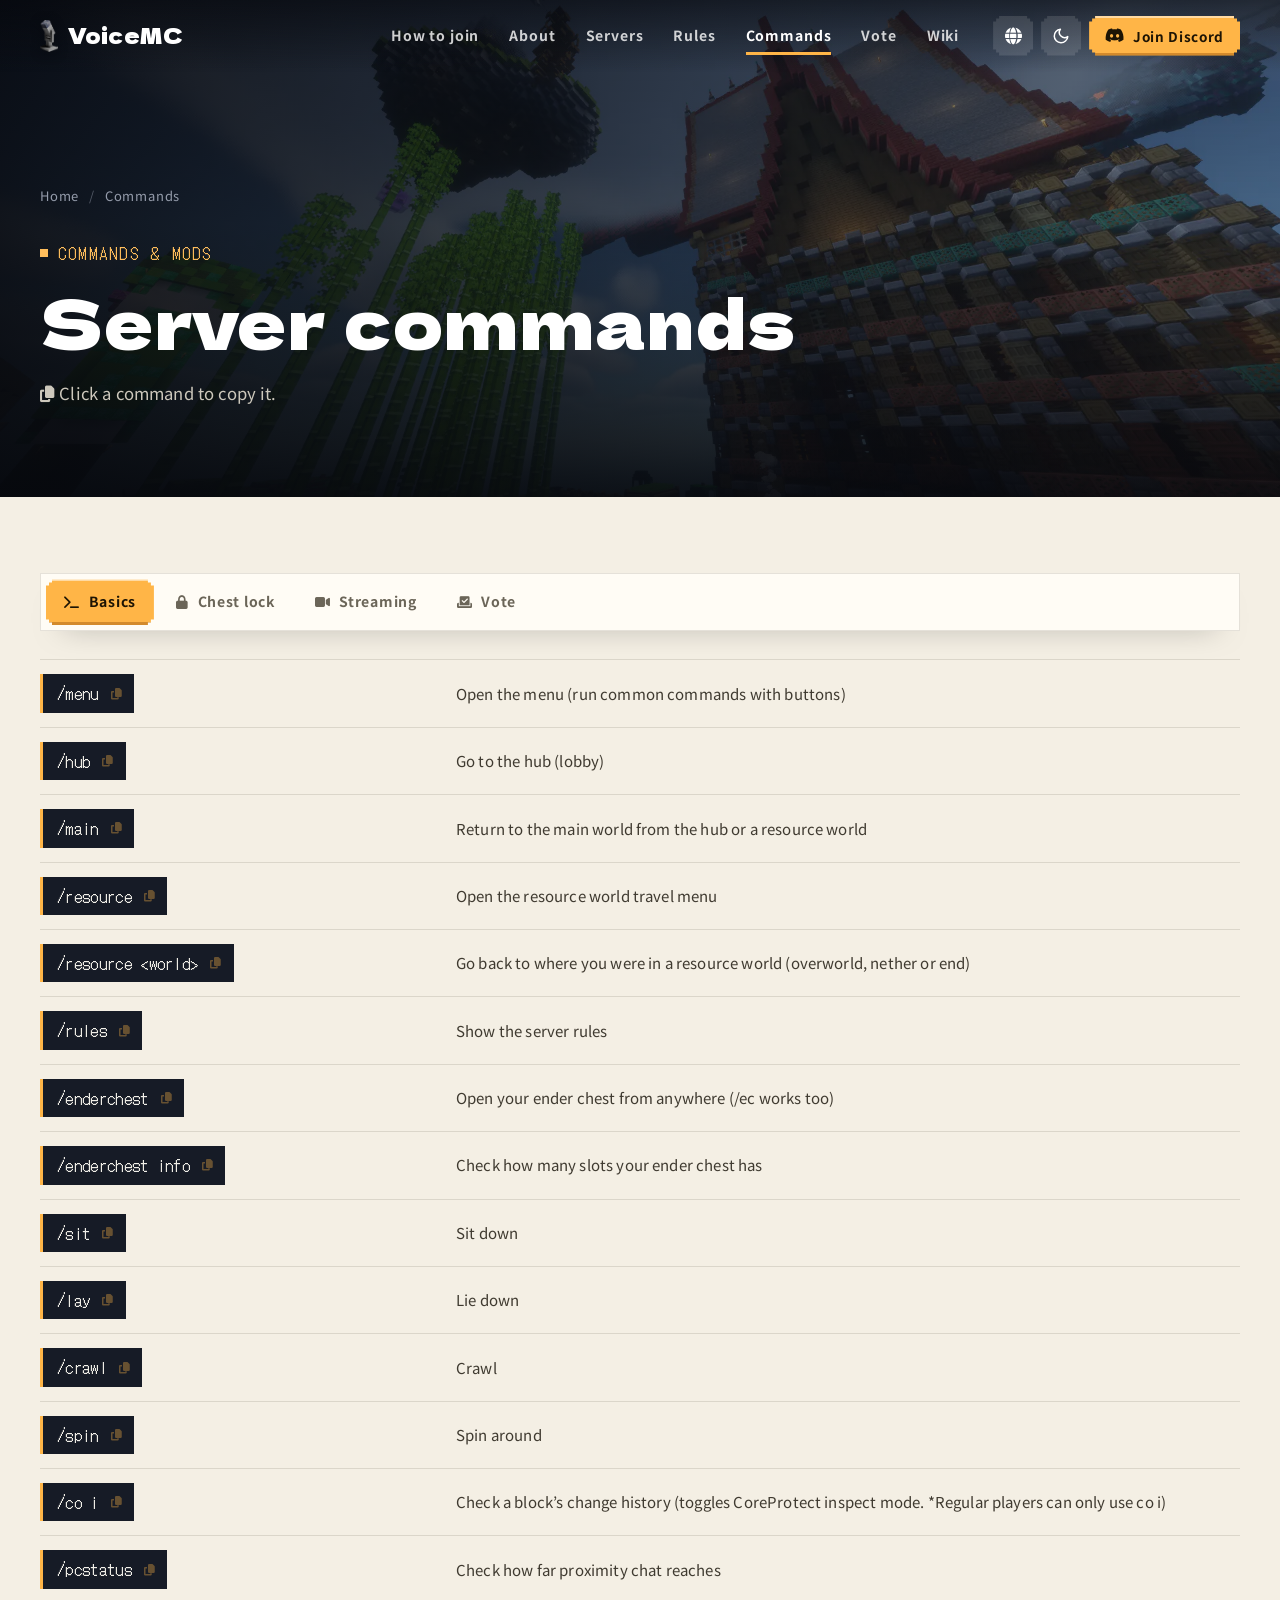
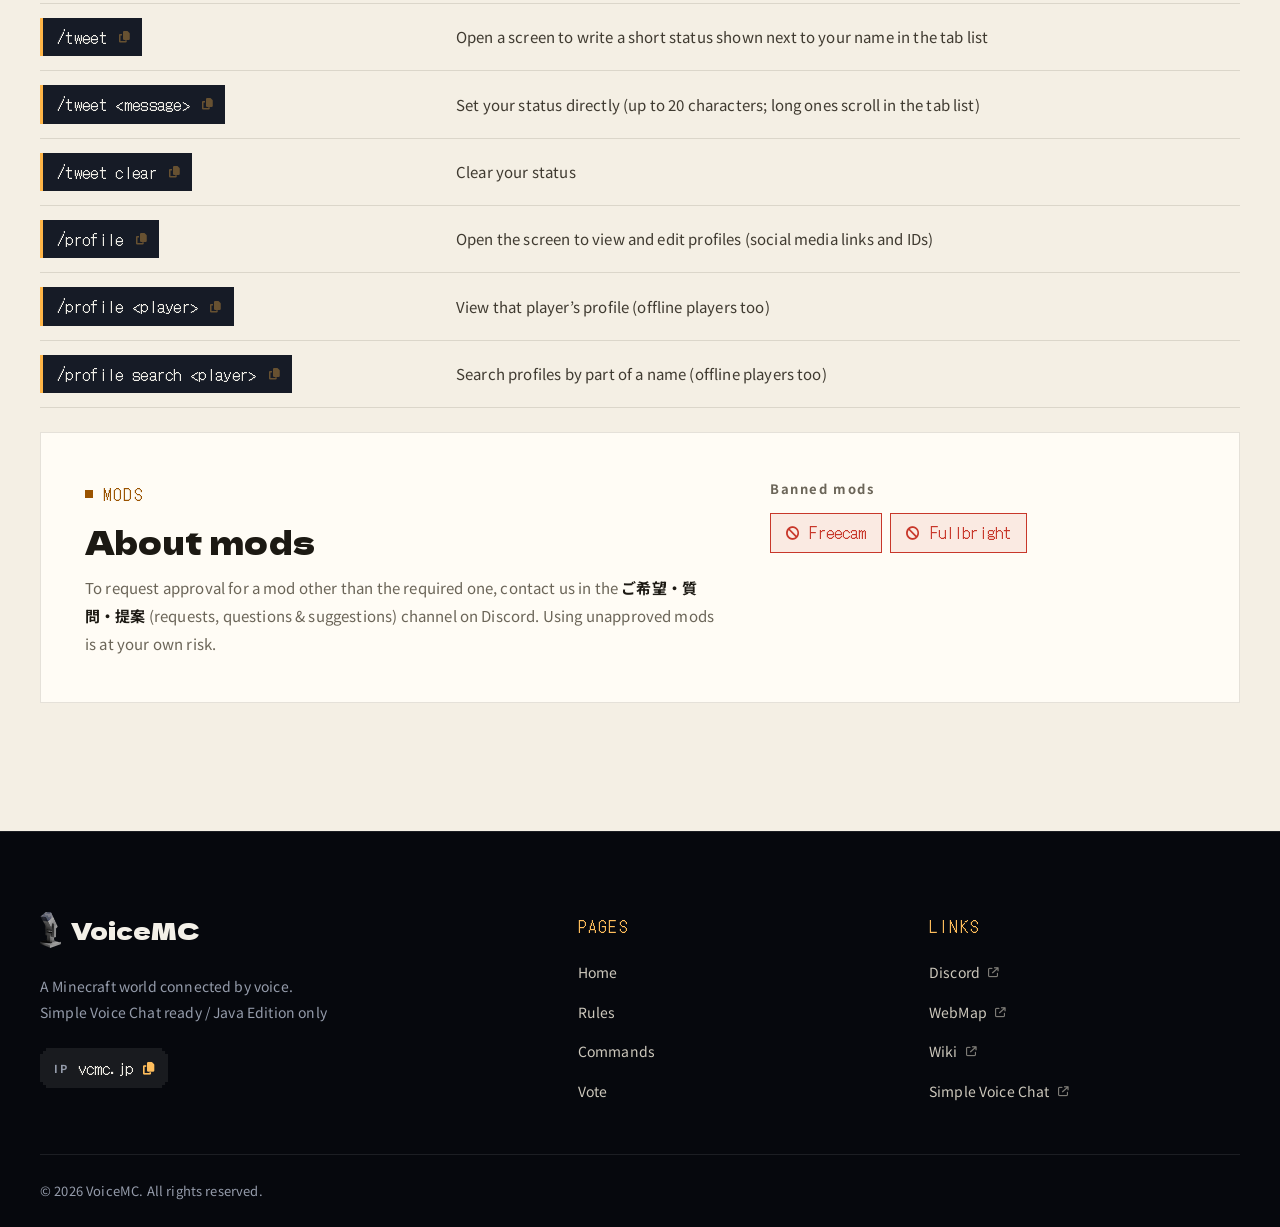
<file: commands.html>
<!doctype html>
<html lang="ja">
<head>
  <meta charset="utf-8" />
  <meta name="viewport" content="width=device-width, initial-scale=1" />
  <title>コマンドガイド | VoiceMC</title>
  <meta name="description" content="VoiceMCサーバーで使えるコマンド一覧。基本操作からチェスト保護、Bluemap、配信・撮影、投票まで。" />
  <meta property="og:title" content="コマンドガイド | VoiceMC" />
  <meta property="og:description" content="VoiceMCサーバーで使えるコマンド一覧。基本操作からチェスト保護、Bluemap、配信・撮影、投票まで。" />
  <meta property="og:type" content="website" />
  <meta property="og:url" content="https://vcmc.jp/commands.html" />
  <meta property="og:site_name" content="VoiceMC" />
  <meta property="og:locale" content="ja_JP" />
  <meta name="twitter:card" content="summary" />
  <meta name="theme-color" content="#06080d" />
  <link rel="icon" type="image/png" href="images/opt/favicon-192.png" />
  <link rel="apple-touch-icon" href="images/opt/apple-touch-icon.png" />
  <script>
    (function () {
      var d = document.documentElement, w = window, i;
      d.classList.add('js');
      function get(k) { try { return localStorage.getItem(k); } catch (e) { return null; } }
      function set(k, v) { try { localStorage.setItem(k, v); } catch (e) {} }

      // テーマ（保存された選択 → OSの設定）
      d.setAttribute('data-theme', get('theme') || (w.matchMedia('(prefers-color-scheme: dark)').matches ? 'dark' : 'light'));

      // 言語（?lang= → 保存された選択 → ブラウザの設定言語。対応外の言語は英語、検索エンジンには日本語を表示）
      function pick(t) {
        t = String(t || '').toLowerCase();
        if (/^ja\b/.test(t)) return 'ja';
        if (/^en\b/.test(t)) return 'en';
        if (/^zh\b/.test(t)) return /hans/.test(t) ? 'zh-CN' : /-(hk|mo)\b/.test(t) ? 'zh-HK' : /hant|-tw\b/.test(t) ? 'zh-TW' : 'zh-CN';
        return '';
      }
      var q = pick((location.search.match(/[?&]lang=([\w-]+)/) || [])[1]);
      if (q) set('lang', q);
      var lang = q || pick(get('lang'));
      if (!lang && /bot|crawl|spider|slurp/i.test(navigator.userAgent)) lang = 'ja';
      if (!lang) {
        var list = navigator.languages || [navigator.language];
        for (i = 0; i < list.length && !lang; i++) lang = pick(list[i]);
      }
      lang = lang || 'en';
      w.vcmcLang = lang;
      d.lang = lang;
      if (lang !== 'ja') {
        // 翻訳が終わるまで本文を隠す（i18n.js が解除。読み込めなくても3秒で解除）
        d.classList.add('i18n-pending');
        setTimeout(function () { d.classList.remove('i18n-pending'); }, 3000);
      }

      // フォント（中国語は漢字の字形が日本語と違うため、見出し・ドット用フォントは英数字だけ読み込み、漢字は Noto Sans SC/TC/HK で表示）
      var g = 'https://fonts.googleapis.com/css2?family=Dela+Gothic+One&family=DotGothic16';
      var zh = { 'zh-CN': 'SC', 'zh-TW': 'TC', 'zh-HK': 'HK' }[lang];
      var ascii = '';
      for (i = 32; i < 127; i++) ascii += String.fromCharCode(i);
      var fonts = zh
        ? [g + '&display=swap&text=' + encodeURIComponent(ascii + '©●'), 'https://fonts.googleapis.com/css2?family=Noto+Sans+' + zh + ':wght@400;500;700;900&display=swap']
        : [g + '&family=Noto+Sans+JP:wght@400;500;700;900&display=swap'];
      fonts.forEach(function (href) {
        var l = document.createElement('link');
        l.rel = 'stylesheet';
        l.href = href;
        document.head.appendChild(l);
      });

      // 翻訳関数（i18n.js が読み込まれると置き換わる）
      w.vcmcT = function (s, v) { return v ? s.replace(/\{(\w+)\}/g, function (m, k) { return k in v ? v[k] : m; }) : s; };

      // main.js が読み込めなかった場合でもコンテンツが表示されるようにする
      w.addEventListener('load', function () { if (!w.__vcmcReady) d.classList.remove('js'); });
    })();
  </script>
  <link rel="preconnect" href="https://fonts.googleapis.com">
  <link rel="preconnect" href="https://fonts.gstatic.com" crossorigin>
  <noscript><link href="https://fonts.googleapis.com/css2?family=Dela+Gothic+One&family=DotGothic16&family=Noto+Sans+JP:wght@400;500;700;900&display=swap" rel="stylesheet"></noscript>
  <link rel="stylesheet" href="https://cdnjs.cloudflare.com/ajax/libs/font-awesome/6.5.2/css/all.min.css" integrity="sha512-SnH5WK+bZxgPHs44uWIX+LLJAJ9/2PkPKZ5QiAj6Ta86w+fsb2TkcmfRyVX3pBnMFcV7oQPJkl9QevSCWr3W6A==" crossorigin="anonymous" referrerpolicy="no-referrer" />
  <link rel="stylesheet" href="style.css" />
  <script src="i18n.js" defer></script>
  <script src="main.js" defer></script>
</head>
<body class="has-hero">
  <a class="skip-link" href="#main">本文へスキップ</a>

  <header class="site-header">
    <div class="container nav">
      <a class="brand" href="index.html" aria-label="VoiceMC トップ">
        <img class="brand-mark" src="images/opt/logo-mark.png" alt="" width="18" height="32">
        <span class="brand-name">VoiceMC</span>
      </a>
      <nav class="nav-menu" aria-label="メインメニュー">
        <ul class="nav-links" id="nav-links">
          <li><a href="index.html#how-to">参加方法</a></li>
          <li><a href="index.html#features">About</a></li>
          <li><a href="index.html#servers">サーバー</a></li>
          <li><a href="rules.html">ルール</a></li>
          <li><a href="commands.html" class="current" aria-current="page">コマンド</a></li>
          <li><a href="vote.html">投票</a></li>
          <li><a href="https://wiki.vcmc.jp/" target="_blank" rel="noopener">Wiki</a></li>
          <li class="nav-mobile-cta">
            <a class="btn btn--primary btn--block" href="https://discord.gg/UC7Zgvkps8" target="_blank" rel="noopener"><i class="fa-brands fa-discord" aria-hidden="true"></i>Discordに参加</a>
          </li>
        </ul>
      </nav>
      <div class="nav-actions">
        <label class="icon-btn lang-switch" title="Language / 言語">
          <i class="fa-solid fa-globe" aria-hidden="true"></i>
          <select id="lang-select" aria-label="Language / 言語">
            <option value="ja" lang="ja">日本語</option>
            <option value="en" lang="en">English</option>
            <option value="zh-CN" lang="zh-CN">简体中文</option>
            <option value="zh-TW" lang="zh-TW">繁體中文（台灣）</option>
            <option value="zh-HK" lang="zh-HK">繁體中文（香港）</option>
          </select>
        </label>
        <button class="icon-btn theme-toggle" id="theme-toggle" type="button" aria-label="テーマを切り替え">
          <svg class="icon-light" viewBox="0 0 24 24" fill="none" stroke="currentColor" stroke-width="2" stroke-linecap="round" stroke-linejoin="round" aria-hidden="true"><path d="M21 12.79A9 9 0 1 1 11.21 3 7 7 0 0 0 21 12.79z"/></svg>
          <svg class="icon-dark" viewBox="0 0 24 24" fill="none" stroke="currentColor" stroke-width="2" stroke-linecap="round" stroke-linejoin="round" aria-hidden="true"><circle cx="12" cy="12" r="5"/><line x1="12" y1="1" x2="12" y2="3"/><line x1="12" y1="21" x2="12" y2="23"/><line x1="4.22" y1="4.22" x2="5.64" y2="5.64"/><line x1="18.36" y1="18.36" x2="19.78" y2="19.78"/><line x1="1" y1="12" x2="3" y2="12"/><line x1="21" y1="12" x2="23" y2="12"/><line x1="4.22" y1="19.78" x2="5.64" y2="18.36"/><line x1="18.36" y1="5.64" x2="19.78" y2="4.22"/></svg>
        </button>
        <a class="btn btn--primary btn--sm nav-cta" href="https://discord.gg/UC7Zgvkps8" target="_blank" rel="noopener"><i class="fa-brands fa-discord" aria-hidden="true"></i>Discordに参加</a>
        <button class="icon-btn hamburger" id="hamburger" type="button" aria-label="メニューを開く" aria-expanded="false" aria-controls="nav-links">
          <span></span><span></span><span></span>
        </button>
      </div>
    </div>
  </header>

  <main id="main">
    <section class="page-hero on-dark">
      <img class="page-hero-bg" src="images/opt/2026-03-21_13.42.08-1920.webp" srcset="images/opt/2026-03-21_13.42.08-960.webp 960w, images/opt/2026-03-21_13.42.08-1920.webp 1920w" sizes="100vw" alt="" width="1920" height="1009" fetchpriority="high" decoding="async">
      <div class="container reveal-stagger">
        <nav aria-label="パンくずリスト">
          <ol class="breadcrumb">
            <li><a href="index.html">ホーム</a></li>
            <li aria-current="page">コマンド</li>
          </ol>
        </nav>
        <p class="eyebrow">Commands &amp; Mods</p>
        <h1 class="page-title">サーバーで使えるコマンド</h1>
        <p class="page-lead"><i class="fa-solid fa-copy" aria-hidden="true"></i> コマンド名をクリックするとコピーできます。</p>
      </div>
    </section>

    <section class="section">
      <div class="container">
        <div class="cmd-panel reveal" data-tabs>
          <div class="tabs" role="tablist" aria-label="コマンドの種類">
            <button class="tab-btn" type="button" role="tab" id="tabbtn-basic" aria-controls="tab-basic" aria-selected="true" data-tab="basic"><i class="fa-solid fa-terminal" aria-hidden="true"></i>基本コマンド</button>
            <button class="tab-btn" type="button" role="tab" id="tabbtn-bolt" aria-controls="tab-bolt" aria-selected="false" tabindex="-1" data-tab="bolt"><i class="fa-solid fa-lock" aria-hidden="true"></i>チェスト保護</button>
            <button class="tab-btn" type="button" role="tab" id="tabbtn-stream" aria-controls="tab-stream" aria-selected="false" tabindex="-1" data-tab="stream"><i class="fa-solid fa-video" aria-hidden="true"></i>配信・撮影</button>
            <button class="tab-btn" type="button" role="tab" id="tabbtn-vote" aria-controls="tab-vote" aria-selected="false" tabindex="-1" data-tab="vote"><i class="fa-solid fa-check-to-slot" aria-hidden="true"></i>投票</button>
          </div>

          <div class="tab-panel" id="tab-basic" role="tabpanel" aria-labelledby="tabbtn-basic">
            <ul class="cmd-list">
              <li><button class="cmd-code" type="button"><code>/menu</code><i class="fa-solid fa-copy" aria-hidden="true"></i></button><span class="cmd-desc">メニューを開く（よく使うコマンドをボタンで実行できる）</span></li>
              <li><button class="cmd-code" type="button"><code>/hub</code><i class="fa-solid fa-copy" aria-hidden="true"></i></button><span class="cmd-desc">ハブ（ロビー）へ移動する</span></li>
              <li><button class="cmd-code" type="button"><code>/main</code><i class="fa-solid fa-copy" aria-hidden="true"></i></button><span class="cmd-desc">ハブや資源ワールドから、メインワールドへ戻る</span></li>
              <li><button class="cmd-code" type="button"><code>/resource</code><i class="fa-solid fa-copy" aria-hidden="true"></i></button><span class="cmd-desc">資源ワールドへの移動画面を開く</span></li>
              <li><button class="cmd-code" type="button"><code>/resource &lt;ワールド&gt;</code><i class="fa-solid fa-copy" aria-hidden="true"></i></button><span class="cmd-desc">資源ワールド（overworld・nether・end）の前にいた場所へ移動する</span></li>
              <li><button class="cmd-code" type="button"><code>/rules</code><i class="fa-solid fa-copy" aria-hidden="true"></i></button><span class="cmd-desc">サーバーのルールを表示する</span></li>
              <li><button class="cmd-code" type="button"><code>/enderchest</code><i class="fa-solid fa-copy" aria-hidden="true"></i></button><span class="cmd-desc">どこからでもエンダーチェストを開く（/ec でも可）</span></li>
              <li><button class="cmd-code" type="button"><code>/enderchest info</code><i class="fa-solid fa-copy" aria-hidden="true"></i></button><span class="cmd-desc">エンダーチェストの容量（使える枠の数）を見る</span></li>
              <li><button class="cmd-code" type="button"><code>/sit</code><i class="fa-solid fa-copy" aria-hidden="true"></i></button><span class="cmd-desc">地面に座る</span></li>
              <li><button class="cmd-code" type="button"><code>/lay</code><i class="fa-solid fa-copy" aria-hidden="true"></i></button><span class="cmd-desc">地面に横になる</span></li>
              <li><button class="cmd-code" type="button"><code>/crawl</code><i class="fa-solid fa-copy" aria-hidden="true"></i></button><span class="cmd-desc">地面を這う</span></li>
              <li><button class="cmd-code" type="button"><code>/spin</code><i class="fa-solid fa-copy" aria-hidden="true"></i></button><span class="cmd-desc">くるくる回る</span></li>
              <li><button class="cmd-code" type="button"><code>/co i</code><i class="fa-solid fa-copy" aria-hidden="true"></i></button><span class="cmd-desc">ブロックの変更履歴を確認する（CoreProtect インスペクトモードのON/OFF。※一般権限では co i のみ使用可能）</span></li>
              <li><button class="cmd-code" type="button"><code>/pcstatus</code><i class="fa-solid fa-copy" aria-hidden="true"></i></button><span class="cmd-desc">近くの人にだけ届くチャットの距離を確認する</span></li>
              <li><button class="cmd-code" type="button"><code>/tweet</code><i class="fa-solid fa-copy" aria-hidden="true"></i></button><span class="cmd-desc">タブの名前の横に出す、ひとこと（つぶやき）を書く画面を開く</span></li>
              <li><button class="cmd-code" type="button"><code>/tweet &lt;ひとこと&gt;</code><i class="fa-solid fa-copy" aria-hidden="true"></i></button><span class="cmd-desc">つぶやきを直接書く（20文字まで。長いものはタブの中を流れる）</span></li>
              <li><button class="cmd-code" type="button"><code>/tweet clear</code><i class="fa-solid fa-copy" aria-hidden="true"></i></button><span class="cmd-desc">つぶやきを消す</span></li>
              <li><button class="cmd-code" type="button"><code>/profile</code><i class="fa-solid fa-copy" aria-hidden="true"></i></button><span class="cmd-desc">プロフィール（SNS のリンクや ID）を見る・書く画面を開く</span></li>
              <li><button class="cmd-code" type="button"><code>/profile &lt;名前&gt;</code><i class="fa-solid fa-copy" aria-hidden="true"></i></button><span class="cmd-desc">その人のプロフィールを見る（オフラインの人も）</span></li>
              <li><button class="cmd-code" type="button"><code>/profile search &lt;名前&gt;</code><i class="fa-solid fa-copy" aria-hidden="true"></i></button><span class="cmd-desc">名前の一部でプロフィールを探す（オフラインの人も）</span></li>
            </ul>
          </div>

          <div class="tab-panel" id="tab-bolt" role="tabpanel" aria-labelledby="tabbtn-bolt" hidden>
            <h2 class="cmd-group-title">ロック操作</h2>
            <ul class="cmd-list">
              <li><button class="cmd-code" type="button"><code>/bolt lock</code><i class="fa-solid fa-copy" aria-hidden="true"></i></button><span class="cmd-desc">ブロックを private 保護（実行後に対象ブロックをクリック）</span></li>
              <li><button class="cmd-code" type="button"><code>/bolt lock public</code><i class="fa-solid fa-copy" aria-hidden="true"></i></button><span class="cmd-desc">誰でも利用可能だが破壊不可なロック</span></li>
              <li><button class="cmd-code" type="button"><code>/bolt lock display</code><i class="fa-solid fa-copy" aria-hidden="true"></i></button><span class="cmd-desc">中身を見せるだけ（アイテム取り出し不可）</span></li>
              <li><button class="cmd-code" type="button"><code>/bolt lock deposit</code><i class="fa-solid fa-copy" aria-hidden="true"></i></button><span class="cmd-desc">誰でも投入可能、取り出しは自分のみ</span></li>
              <li><button class="cmd-code" type="button"><code>/bolt lock withdrawal</code><i class="fa-solid fa-copy" aria-hidden="true"></i></button><span class="cmd-desc">取り出しのみ許可</span></li>
              <li><button class="cmd-code" type="button"><code>/bolt unlock</code><i class="fa-solid fa-copy" aria-hidden="true"></i></button><span class="cmd-desc">保護を解除（実行後にクリックで適用）</span></li>
              <li><button class="cmd-code" type="button"><code>/bolt info</code><i class="fa-solid fa-copy" aria-hidden="true"></i></button><span class="cmd-desc">保護情報（所有者・作成日時・アクセスリスト等）を確認</span></li>
            </ul>

            <h2 class="cmd-group-title">アクセス管理・権限</h2>
            <ul class="cmd-list">
              <li><button class="cmd-code" type="button"><code>/bolt edit add &lt;名前&gt;</code><i class="fa-solid fa-copy" aria-hidden="true"></i></button><span class="cmd-desc">プレイヤーにアクセス権を追加（実行後にクリックで適用）</span></li>
              <li><button class="cmd-code" type="button"><code>/bolt edit remove &lt;名前&gt;</code><i class="fa-solid fa-copy" aria-hidden="true"></i></button><span class="cmd-desc">プレイヤーのアクセス権を削除</span></li>
              <li><button class="cmd-code" type="button"><code>/bolt modify add normal player &lt;名前&gt;</code><i class="fa-solid fa-copy" aria-hidden="true"></i></button><span class="cmd-desc">ACLに詳細なアクセス権を追加</span></li>
              <li><button class="cmd-code" type="button"><code>/bolt modify remove normal player &lt;名前&gt;</code><i class="fa-solid fa-copy" aria-hidden="true"></i></button><span class="cmd-desc">ACLからアクセス権を削除</span></li>
              <li><button class="cmd-code" type="button"><code>/bolt trust add player &lt;名前&gt;</code><i class="fa-solid fa-copy" aria-hidden="true"></i></button><span class="cmd-desc">自分の全保護へのアクセスを許可（グローバルトラスト）</span></li>
              <li><button class="cmd-code" type="button"><code>/bolt trust remove player &lt;名前&gt;</code><i class="fa-solid fa-copy" aria-hidden="true"></i></button><span class="cmd-desc">グローバルトラストを解除</span></li>
              <li><button class="cmd-code" type="button"><code>/bolt transfer &lt;名前&gt;</code><i class="fa-solid fa-copy" aria-hidden="true"></i></button><span class="cmd-desc">保護の所有権を別プレイヤーへ譲渡（実行後にクリックで適用）</span></li>
            </ul>

            <h2 class="cmd-group-title">グループ管理</h2>
            <ul class="cmd-list">
              <li><button class="cmd-code" type="button"><code>/bolt group create &lt;グループ名&gt;</code><i class="fa-solid fa-copy" aria-hidden="true"></i></button><span class="cmd-desc">グループを新規作成</span></li>
              <li><button class="cmd-code" type="button"><code>/bolt group add &lt;グループ名&gt; &lt;名前&gt;</code><i class="fa-solid fa-copy" aria-hidden="true"></i></button><span class="cmd-desc">グループにメンバーを追加</span></li>
              <li><button class="cmd-code" type="button"><code>/bolt group remove &lt;グループ名&gt; &lt;名前&gt;</code><i class="fa-solid fa-copy" aria-hidden="true"></i></button><span class="cmd-desc">グループからメンバーを削除</span></li>
              <li><button class="cmd-code" type="button"><code>/bolt group list &lt;グループ名&gt;</code><i class="fa-solid fa-copy" aria-hidden="true"></i></button><span class="cmd-desc">グループのメンバー一覧を表示</span></li>
              <li><button class="cmd-code" type="button"><code>/bolt group delete &lt;グループ名&gt;</code><i class="fa-solid fa-copy" aria-hidden="true"></i></button><span class="cmd-desc">グループを削除</span></li>
            </ul>

            <h2 class="cmd-group-title">モード・その他</h2>
            <ul class="cmd-list">
              <li><button class="cmd-code" type="button"><code>/bolt mode persist</code><i class="fa-solid fa-copy" aria-hidden="true"></i></button><span class="cmd-desc">連続操作モードの ON / OFF 切替</span></li>
              <li><button class="cmd-code" type="button"><code>/bolt mode no lock</code><i class="fa-solid fa-copy" aria-hidden="true"></i></button><span class="cmd-desc">自動保護を一時無効化</span></li>
              <li><button class="cmd-code" type="button"><code>/bolt mode no spam</code><i class="fa-solid fa-copy" aria-hidden="true"></i></button><span class="cmd-desc">操作メッセージを非表示</span></li>
              <li><button class="cmd-code" type="button"><code>/bolt password &lt;パスワード&gt;</code><i class="fa-solid fa-copy" aria-hidden="true"></i></button><span class="cmd-desc">パスワード保護されたブロックへアクセス</span></li>
              <li><button class="cmd-code" type="button"><code>/bolt help</code><i class="fa-solid fa-copy" aria-hidden="true"></i></button><span class="cmd-desc">Boltのヘルプを表示</span></li>
              <li><button class="cmd-code" type="button"><code>/bolt help &lt;コマンド名&gt;</code><i class="fa-solid fa-copy" aria-hidden="true"></i></button><span class="cmd-desc">指定したコマンドの詳細ヘルプを表示</span></li>
            </ul>
          </div>

          <div class="tab-panel" id="tab-stream" role="tabpanel" aria-labelledby="tabbtn-stream" hidden>
            <ul class="cmd-list">
              <li><button class="cmd-code" type="button"><code>/stream on</code><i class="fa-solid fa-copy" aria-hidden="true"></i></button><span class="cmd-desc">配信中であることを表示する</span></li>
              <li><button class="cmd-code" type="button"><code>/stream off</code><i class="fa-solid fa-copy" aria-hidden="true"></i></button><span class="cmd-desc">配信中表示を解除する</span></li>
              <li><button class="cmd-code" type="button"><code>/stream on &lt;URL&gt;</code><i class="fa-solid fa-copy" aria-hidden="true"></i></button><span class="cmd-desc">配信中であることを表示して、配信の URL も登録する</span></li>
              <li><button class="cmd-code" type="button"><code>/stream url</code><i class="fa-solid fa-copy" aria-hidden="true"></i></button><span class="cmd-desc">配信の URL を登録・変更する（配信中のときだけ）</span></li>
              <li><button class="cmd-code" type="button"><code>/stream list</code><i class="fa-solid fa-copy" aria-hidden="true"></i></button><span class="cmd-desc">今配信している人の一覧を見て、配信のページを開く</span></li>
              <li><button class="cmd-code" type="button"><code>/rec on</code><i class="fa-solid fa-copy" aria-hidden="true"></i></button><span class="cmd-desc">動画撮影中であることを表示する</span></li>
              <li><button class="cmd-code" type="button"><code>/rec off</code><i class="fa-solid fa-copy" aria-hidden="true"></i></button><span class="cmd-desc">動画撮影中表示を解除する</span></li>
            </ul>
          </div>

          <div class="tab-panel" id="tab-vote" role="tabpanel" aria-labelledby="tabbtn-vote" hidden>
            <ul class="cmd-list">
              <li><button class="cmd-code" type="button"><code>/vote</code><i class="fa-solid fa-copy" aria-hidden="true"></i></button><span class="cmd-desc">投票サイトの一覧を表示する</span></li>
              <li><button class="cmd-code" type="button"><code>/votegui</code><i class="fa-solid fa-copy" aria-hidden="true"></i></button><span class="cmd-desc">投票メニューをGUI画面で開く</span></li>
              <li><button class="cmd-code" type="button"><code>/vote shop</code><i class="fa-solid fa-copy" aria-hidden="true"></i></button><span class="cmd-desc">投票ショップを開き、獲得ポイントをアイテムと交換する</span></li>
              <li><button class="cmd-code" type="button"><code>/voteshop</code><i class="fa-solid fa-copy" aria-hidden="true"></i></button><span class="cmd-desc">/vote shop の省略形</span></li>
              <li><button class="cmd-code" type="button"><code>/vote total</code><i class="fa-solid fa-copy" aria-hidden="true"></i></button><span class="cmd-desc">自分の合計投票数を確認する</span></li>
              <li><button class="cmd-code" type="button"><code>/vote next</code><i class="fa-solid fa-copy" aria-hidden="true"></i></button><span class="cmd-desc">次に投票できるまでの待ち時間を確認する</span></li>
              <li><button class="cmd-code" type="button"><code>/vote last</code><i class="fa-solid fa-copy" aria-hidden="true"></i></button><span class="cmd-desc">最後に投票した日時を確認する</span></li>
              <li><button class="cmd-code" type="button"><code>/vote top</code><i class="fa-solid fa-copy" aria-hidden="true"></i></button><span class="cmd-desc">トップ投票者ランキングを表示する</span></li>
              <li><button class="cmd-code" type="button"><code>/vote streak</code><i class="fa-solid fa-copy" aria-hidden="true"></i></button><span class="cmd-desc">連続投票記録を確認する</span></li>
              <li><button class="cmd-code" type="button"><code>/vote best</code><i class="fa-solid fa-copy" aria-hidden="true"></i></button><span class="cmd-desc">過去の自己ベスト投票記録を確認する</span></li>
              <li><button class="cmd-code" type="button"><code>/vote today</code><i class="fa-solid fa-copy" aria-hidden="true"></i></button><span class="cmd-desc">本日投票したプレイヤー一覧を確認する</span></li>
              <li><button class="cmd-code" type="button"><code>/vote help</code><i class="fa-solid fa-copy" aria-hidden="true"></i></button><span class="cmd-desc">投票関連コマンドのヘルプを表示する</span></li>
            </ul>
          </div>
        </div>

        <div class="mod-panel reveal">
          <div>
            <p class="eyebrow">Mods</p>
            <h2 class="mod-title">MODについて</h2>
            <p class="mod-text">必須MOD以外で許可を希望するMODはDiscordの <b>ご希望・質問・提案</b> チャンネルまでご連絡ください。許可なしMODの使用は自己責任です。</p>
          </div>
          <div>
            <p class="mod-sub-label">使用禁止MOD</p>
            <ul class="mod-badges">
              <li class="mod-badge"><i class="fa-solid fa-ban" aria-hidden="true"></i>Freecam</li>
              <li class="mod-badge"><i class="fa-solid fa-ban" aria-hidden="true"></i>Fullbright</li>
            </ul>
          </div>
        </div>
      </div>
    </section>
  </main>

  <footer class="site-footer on-dark">
    <div class="container">
      <div class="footer-grid">
        <div class="footer-brand">
          <a class="footer-logo" href="index.html"><img src="images/opt/logo-mark.png" alt="" width="20" height="36">VoiceMC</a>
          <p class="footer-tagline">声でつながる、Minecraftの世界。<br>Simple Voice Chat 対応 / Java版専用サーバー</p>
          <button class="ip-chip" type="button" data-copy="vcmc.jp" aria-label="サーバーアドレス vcmc.jp をコピー"><span class="ip-chip-label">IP</span>vcmc.jp<i class="fa-solid fa-copy" aria-hidden="true"></i></button>
        </div>
        <nav class="footer-col" aria-label="サイト内リンク">
          <p class="footer-title">Pages</p>
          <ul>
            <li><a href="index.html">トップ</a></li>
            <li><a href="rules.html">ルール</a></li>
            <li><a href="commands.html">コマンド</a></li>
            <li><a href="vote.html">投票</a></li>
          </ul>
        </nav>
        <nav class="footer-col" aria-label="外部リンク">
          <p class="footer-title">Links</p>
          <ul>
            <li><a href="https://discord.gg/UC7Zgvkps8" target="_blank" rel="noopener">Discord<i class="fa-solid fa-arrow-up-right-from-square" aria-hidden="true"></i></a></li>
            <li><a href="https://map.vcmc.jp/" target="_blank" rel="noopener">WebMap<i class="fa-solid fa-arrow-up-right-from-square" aria-hidden="true"></i></a></li>
            <li><a href="https://wiki.vcmc.jp/" target="_blank" rel="noopener">Wiki<i class="fa-solid fa-arrow-up-right-from-square" aria-hidden="true"></i></a></li>
            <li><a href="https://modrinth.com/plugin/simple-voice-chat" target="_blank" rel="noopener">Simple Voice Chat<i class="fa-solid fa-arrow-up-right-from-square" aria-hidden="true"></i></a></li>
          </ul>
        </nav>
      </div>
      <div class="affiliate-widget">
        <script async src="https://ar-cdn.net/widget/v1.js" data-site-id="4419c05a-5fcf-4164-873a-0ee32c42ae98" data-variant="carousel"></script>
      </div>
      <div class="footer-bottom">
        <p>© <span id="y"></span> VoiceMC. All rights reserved.</p>
      </div>
    </div>
  </footer>

  <button class="back-to-top" id="back-to-top" type="button" aria-label="ページトップへ">
    <svg width="16" height="16" viewBox="0 0 24 24" fill="none" stroke="currentColor" stroke-width="2.5" stroke-linecap="round" stroke-linejoin="round" aria-hidden="true"><polyline points="18 15 12 9 6 15"/></svg>
  </button>
</body>
</html>
</file>
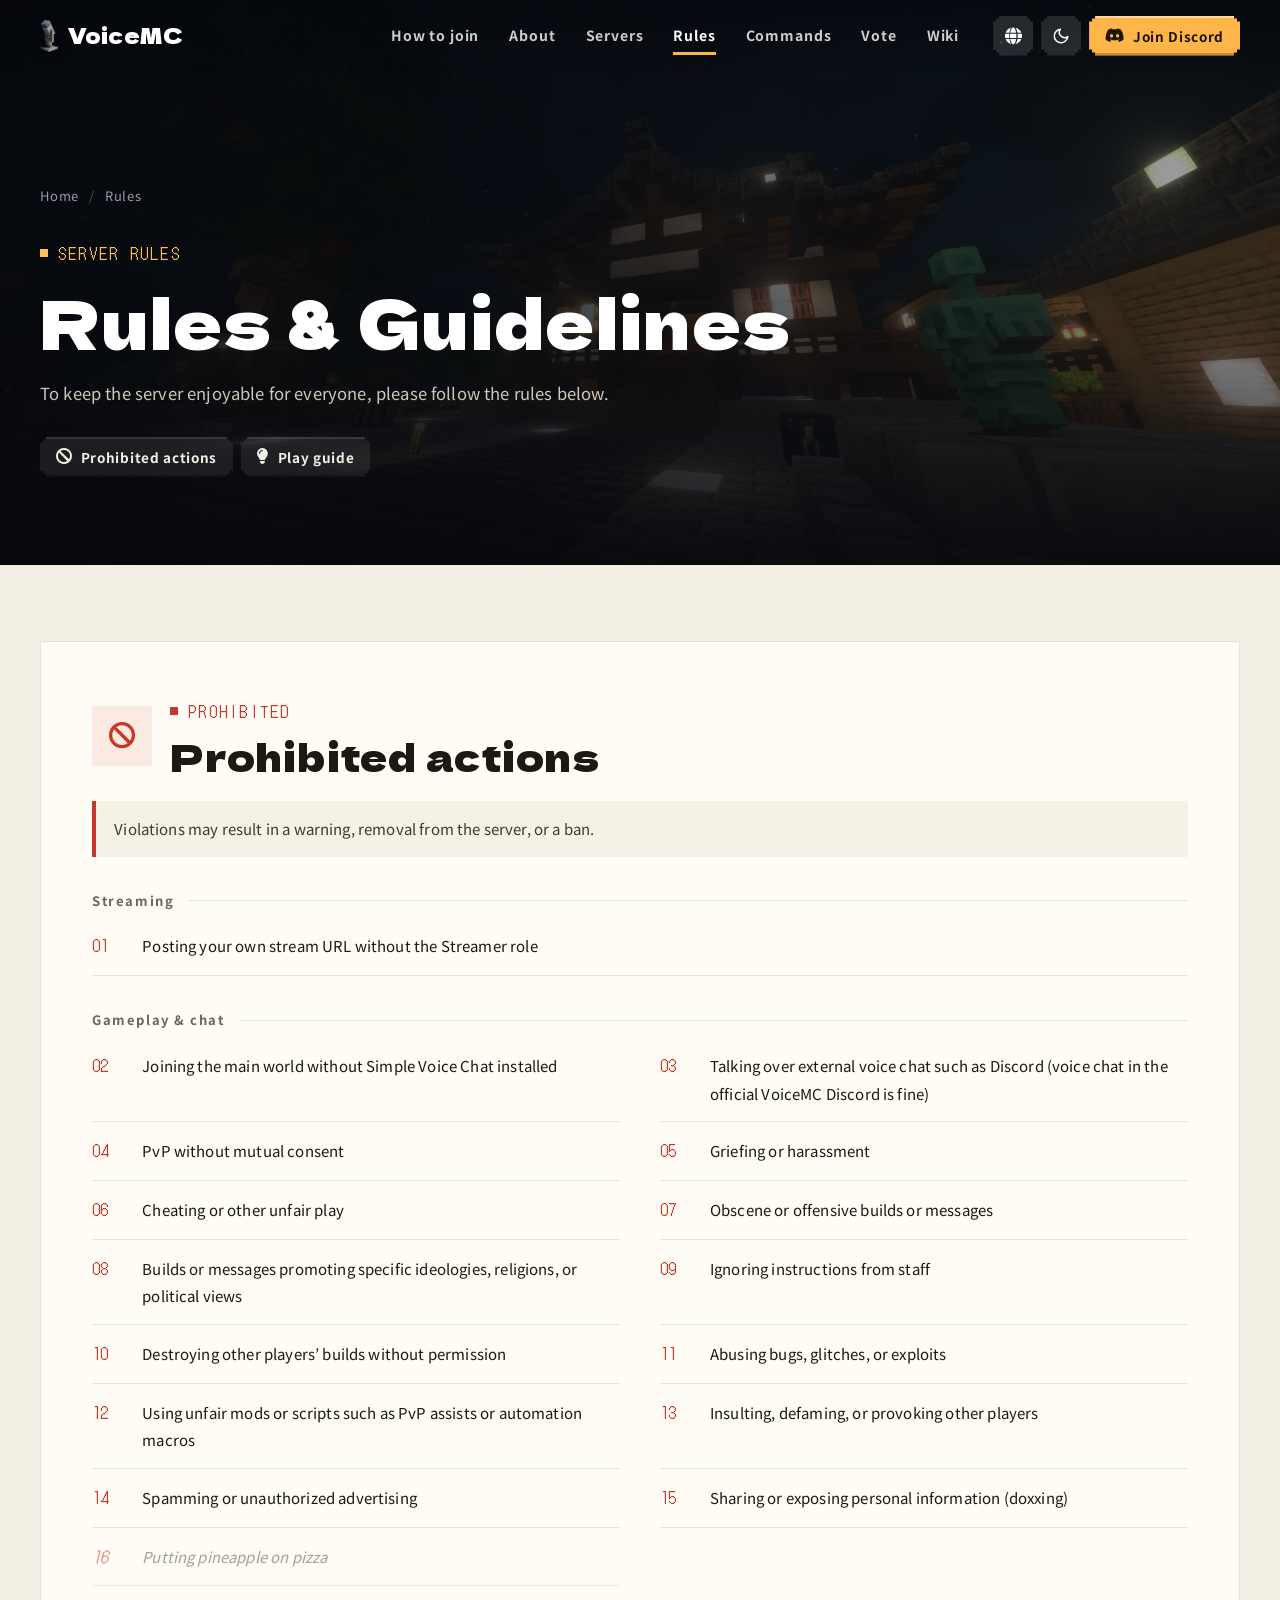
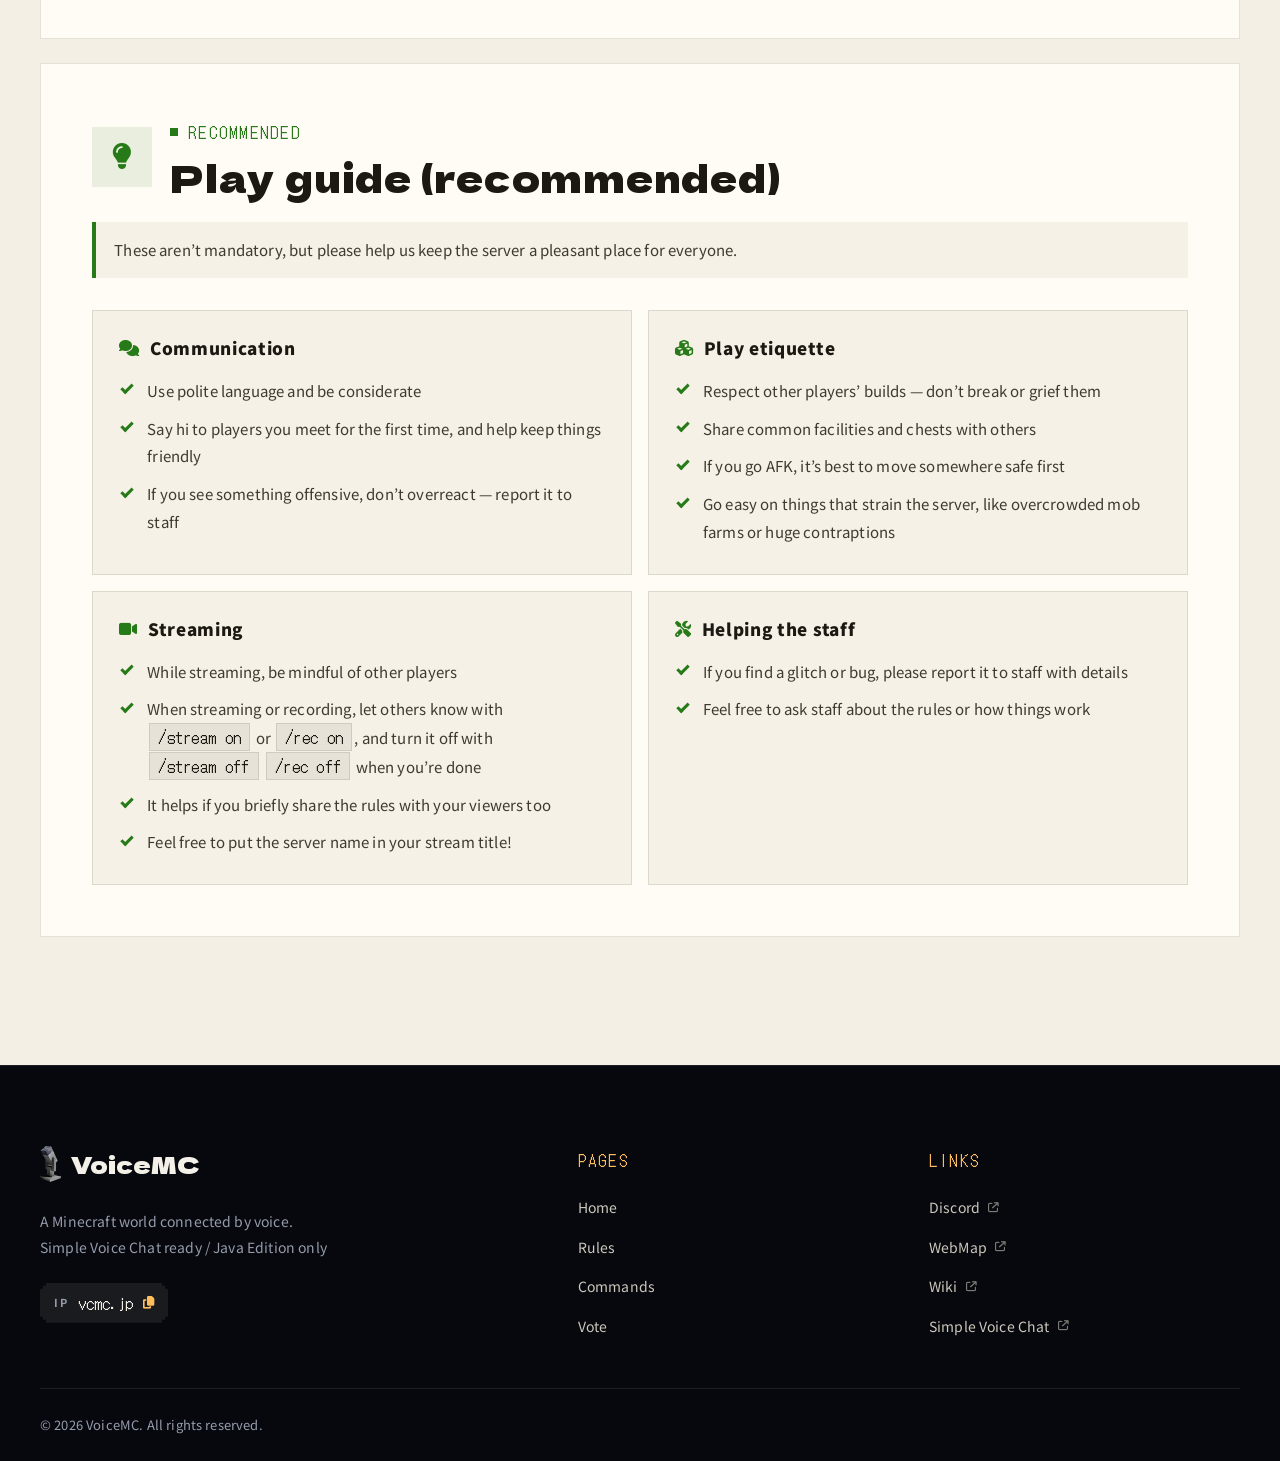
<file: rules.html>
<!doctype html>
<html lang="ja">
<head>
  <meta charset="utf-8" />
  <meta name="viewport" content="width=device-width, initial-scale=1" />
  <title>ルール＆ガイドライン | VoiceMC</title>
  <meta name="description" content="VoiceMCサーバーのルールとプレイガイドライン。快適なサーバー環境のために守るべきマナーを確認できます。" />
  <meta property="og:title" content="ルール＆ガイドライン | VoiceMC" />
  <meta property="og:description" content="VoiceMCサーバーのルールとプレイガイドライン。快適なサーバー環境のために守るべきマナーを確認できます。" />
  <meta property="og:type" content="website" />
  <meta property="og:url" content="https://vcmc.jp/rules.html" />
  <meta property="og:site_name" content="VoiceMC" />
  <meta property="og:locale" content="ja_JP" />
  <meta name="twitter:card" content="summary" />
  <meta name="theme-color" content="#06080d" />
  <link rel="icon" type="image/png" href="images/opt/favicon-192.png" />
  <link rel="apple-touch-icon" href="images/opt/apple-touch-icon.png" />
  <script>
    (function () {
      var d = document.documentElement, w = window, i;
      d.classList.add('js');
      function get(k) { try { return localStorage.getItem(k); } catch (e) { return null; } }
      function set(k, v) { try { localStorage.setItem(k, v); } catch (e) {} }

      // テーマ（保存された選択 → OSの設定）
      d.setAttribute('data-theme', get('theme') || (w.matchMedia('(prefers-color-scheme: dark)').matches ? 'dark' : 'light'));

      // 言語（?lang= → 保存された選択 → ブラウザの設定言語。対応外の言語は英語、検索エンジンには日本語を表示）
      function pick(t) {
        t = String(t || '').toLowerCase();
        if (/^ja\b/.test(t)) return 'ja';
        if (/^en\b/.test(t)) return 'en';
        if (/^zh\b/.test(t)) return /hans/.test(t) ? 'zh-CN' : /-(hk|mo)\b/.test(t) ? 'zh-HK' : /hant|-tw\b/.test(t) ? 'zh-TW' : 'zh-CN';
        return '';
      }
      var q = pick((location.search.match(/[?&]lang=([\w-]+)/) || [])[1]);
      if (q) set('lang', q);
      var lang = q || pick(get('lang'));
      if (!lang && /bot|crawl|spider|slurp/i.test(navigator.userAgent)) lang = 'ja';
      if (!lang) {
        var list = navigator.languages || [navigator.language];
        for (i = 0; i < list.length && !lang; i++) lang = pick(list[i]);
      }
      lang = lang || 'en';
      w.vcmcLang = lang;
      d.lang = lang;
      if (lang !== 'ja') {
        // 翻訳が終わるまで本文を隠す（i18n.js が解除。読み込めなくても3秒で解除）
        d.classList.add('i18n-pending');
        setTimeout(function () { d.classList.remove('i18n-pending'); }, 3000);
      }

      // フォント（中国語は漢字の字形が日本語と違うため、見出し・ドット用フォントは英数字だけ読み込み、漢字は Noto Sans SC/TC/HK で表示）
      var g = 'https://fonts.googleapis.com/css2?family=Dela+Gothic+One&family=DotGothic16';
      var zh = { 'zh-CN': 'SC', 'zh-TW': 'TC', 'zh-HK': 'HK' }[lang];
      var ascii = '';
      for (i = 32; i < 127; i++) ascii += String.fromCharCode(i);
      var fonts = zh
        ? [g + '&display=swap&text=' + encodeURIComponent(ascii + '©●'), 'https://fonts.googleapis.com/css2?family=Noto+Sans+' + zh + ':wght@400;500;700;900&display=swap']
        : [g + '&family=Noto+Sans+JP:wght@400;500;700;900&display=swap'];
      fonts.forEach(function (href) {
        var l = document.createElement('link');
        l.rel = 'stylesheet';
        l.href = href;
        document.head.appendChild(l);
      });

      // 翻訳関数（i18n.js が読み込まれると置き換わる）
      w.vcmcT = function (s, v) { return v ? s.replace(/\{(\w+)\}/g, function (m, k) { return k in v ? v[k] : m; }) : s; };

      // main.js が読み込めなかった場合でもコンテンツが表示されるようにする
      w.addEventListener('load', function () { if (!w.__vcmcReady) d.classList.remove('js'); });
    })();
  </script>
  <link rel="preconnect" href="https://fonts.googleapis.com">
  <link rel="preconnect" href="https://fonts.gstatic.com" crossorigin>
  <noscript><link href="https://fonts.googleapis.com/css2?family=Dela+Gothic+One&family=DotGothic16&family=Noto+Sans+JP:wght@400;500;700;900&display=swap" rel="stylesheet"></noscript>
  <link rel="stylesheet" href="https://cdnjs.cloudflare.com/ajax/libs/font-awesome/6.5.2/css/all.min.css" integrity="sha512-SnH5WK+bZxgPHs44uWIX+LLJAJ9/2PkPKZ5QiAj6Ta86w+fsb2TkcmfRyVX3pBnMFcV7oQPJkl9QevSCWr3W6A==" crossorigin="anonymous" referrerpolicy="no-referrer" />
  <link rel="stylesheet" href="style.css" />
  <script src="i18n.js" defer></script>
  <script src="main.js" defer></script>
</head>
<body class="has-hero">
  <a class="skip-link" href="#main">本文へスキップ</a>

  <header class="site-header">
    <div class="container nav">
      <a class="brand" href="index.html" aria-label="VoiceMC トップ">
        <img class="brand-mark" src="images/opt/logo-mark.png" alt="" width="18" height="32">
        <span class="brand-name">VoiceMC</span>
      </a>
      <nav class="nav-menu" aria-label="メインメニュー">
        <ul class="nav-links" id="nav-links">
          <li><a href="index.html#how-to">参加方法</a></li>
          <li><a href="index.html#features">About</a></li>
          <li><a href="index.html#servers">サーバー</a></li>
          <li><a href="rules.html" class="current" aria-current="page">ルール</a></li>
          <li><a href="commands.html">コマンド</a></li>
          <li><a href="vote.html">投票</a></li>
          <li><a href="https://wiki.vcmc.jp/" target="_blank" rel="noopener">Wiki</a></li>
          <li class="nav-mobile-cta">
            <a class="btn btn--primary btn--block" href="https://discord.gg/UC7Zgvkps8" target="_blank" rel="noopener"><i class="fa-brands fa-discord" aria-hidden="true"></i>Discordに参加</a>
          </li>
        </ul>
      </nav>
      <div class="nav-actions">
        <label class="icon-btn lang-switch" title="Language / 言語">
          <i class="fa-solid fa-globe" aria-hidden="true"></i>
          <select id="lang-select" aria-label="Language / 言語">
            <option value="ja" lang="ja">日本語</option>
            <option value="en" lang="en">English</option>
            <option value="zh-CN" lang="zh-CN">简体中文</option>
            <option value="zh-TW" lang="zh-TW">繁體中文（台灣）</option>
            <option value="zh-HK" lang="zh-HK">繁體中文（香港）</option>
          </select>
        </label>
        <button class="icon-btn theme-toggle" id="theme-toggle" type="button" aria-label="テーマを切り替え">
          <svg class="icon-light" viewBox="0 0 24 24" fill="none" stroke="currentColor" stroke-width="2" stroke-linecap="round" stroke-linejoin="round" aria-hidden="true"><path d="M21 12.79A9 9 0 1 1 11.21 3 7 7 0 0 0 21 12.79z"/></svg>
          <svg class="icon-dark" viewBox="0 0 24 24" fill="none" stroke="currentColor" stroke-width="2" stroke-linecap="round" stroke-linejoin="round" aria-hidden="true"><circle cx="12" cy="12" r="5"/><line x1="12" y1="1" x2="12" y2="3"/><line x1="12" y1="21" x2="12" y2="23"/><line x1="4.22" y1="4.22" x2="5.64" y2="5.64"/><line x1="18.36" y1="18.36" x2="19.78" y2="19.78"/><line x1="1" y1="12" x2="3" y2="12"/><line x1="21" y1="12" x2="23" y2="12"/><line x1="4.22" y1="19.78" x2="5.64" y2="18.36"/><line x1="18.36" y1="5.64" x2="19.78" y2="4.22"/></svg>
        </button>
        <a class="btn btn--primary btn--sm nav-cta" href="https://discord.gg/UC7Zgvkps8" target="_blank" rel="noopener"><i class="fa-brands fa-discord" aria-hidden="true"></i>Discordに参加</a>
        <button class="icon-btn hamburger" id="hamburger" type="button" aria-label="メニューを開く" aria-expanded="false" aria-controls="nav-links">
          <span></span><span></span><span></span>
        </button>
      </div>
    </div>
  </header>

  <main id="main">
    <section class="page-hero on-dark">
      <img class="page-hero-bg" src="images/opt/2026-03-21_13.50.12-1920.webp" srcset="images/opt/2026-03-21_13.50.12-960.webp 960w, images/opt/2026-03-21_13.50.12-1920.webp 1920w" sizes="100vw" alt="" width="1920" height="1009" fetchpriority="high" decoding="async">
      <div class="container reveal-stagger">
        <nav aria-label="パンくずリスト">
          <ol class="breadcrumb">
            <li><a href="index.html">ホーム</a></li>
            <li aria-current="page">ルール</li>
          </ol>
        </nav>
        <p class="eyebrow">Server rules</p>
        <h1 class="page-title">ルール＆ガイドライン</h1>
        <p class="page-lead">快適なサーバー環境のため、以下のルールをお守りください。</p>
        <div class="page-hero-actions">
          <a class="btn btn--ghost btn--sm" href="#prohibited"><i class="fa-solid fa-ban" aria-hidden="true"></i>禁止事項</a>
          <a class="btn btn--ghost btn--sm" href="#guide"><i class="fa-solid fa-lightbulb" aria-hidden="true"></i>プレイガイド</a>
        </div>
      </div>
    </section>

    <section class="section">
      <div class="container">

        <article class="rule-block rule-block--ban reveal" id="prohibited">
          <header class="rule-block-head">
            <span class="rule-icon"><i class="fa-solid fa-ban" aria-hidden="true"></i></span>
            <div>
              <p class="eyebrow">Prohibited</p>
              <h2 class="rule-block-title">禁止事項</h2>
            </div>
          </header>
          <p class="rule-desc">違反が確認された場合、警告またはサーバーからの退出・BANの対象となります。</p>

          <div class="rule-group">
            <h3 class="rule-group-label">配信関連</h3>
            <ol class="rule-list">
              <li>配信者ロール以外の方が、自分の配信URLを貼る行為</li>
            </ol>
          </div>

          <div class="rule-group">
            <h3 class="rule-group-label">プレイ・チャット関連</h3>
            <ol class="rule-list rule-list--cols">
              <li>Simple Voice Chatを導入せずメインワールドに参加する行為</li>
              <li>外部VC（Discordなど）での会話（VoiceMC公式Discordでのボイスチャットは可）</li>
              <li>合意のないPvP行為</li>
              <li>荒らし・迷惑行為</li>
              <li>チート・不正行為</li>
              <li>卑猥または公序良俗に反する建築・発言</li>
              <li>特定の思想・宗教・政治的主張を含む建築・発言</li>
              <li>運営の指示に従わない行為</li>
              <li>他プレイヤーの許可なしに建築物を破壊する行為</li>
              <li>バグ・不具合・エクスプロイトの悪用</li>
              <li>PvP補助・自動化マクロなどの不正MODやスクリプトの使用</li>
              <li>他プレイヤーへの誹謗中傷・煽り行為</li>
              <li>スパム・無断宣伝行為</li>
              <li>個人情報の共有・晒し行為</li>
              <li class="rule-joke">ピザにパイナップルを乗せる行為</li>
            </ol>
          </div>
        </article>

        <article class="rule-block rule-block--guide reveal" id="guide">
          <header class="rule-block-head">
            <span class="rule-icon"><i class="fa-solid fa-lightbulb" aria-hidden="true"></i></span>
            <div>
              <p class="eyebrow">Recommended</p>
              <h2 class="rule-block-title">プレイガイド（推奨）</h2>
            </div>
          </header>
          <p class="rule-desc">強制ではありませんが、みんなが気持ちよく遊べる環境づくりにご協力ください。</p>

          <div class="guide-grid">
            <div class="guide-card">
              <h3><i class="fa-solid fa-comments" aria-hidden="true"></i>コミュニケーション</h3>
              <ul class="check-list">
                <li>丁寧な言葉遣いと節度ある態度を心がけましょう</li>
                <li>初対面のプレイヤーには軽い挨拶を。友好的な雰囲気づくりを意識してください</li>
                <li>不快な発言を見かけても過度に反応せず、運営へ報告を</li>
              </ul>
            </div>
            <div class="guide-card">
              <h3><i class="fa-solid fa-cubes" aria-hidden="true"></i>プレイマナー</h3>
              <ul class="check-list">
                <li>他プレイヤーの建築物を壊さず・荒らさず・尊重しましょう</li>
                <li>共用施設やチェストは譲り合って利用してください</li>
                <li>AFKする場合は安全な場所に移動しておくと◎</li>
                <li>Mobの過密飼育・大型装置など、サーバー負荷をかける行為は控えめに</li>
              </ul>
            </div>
            <div class="guide-card">
              <h3><i class="fa-solid fa-video" aria-hidden="true"></i>配信関連</h3>
              <ul class="check-list">
                <li>配信中は他プレイヤーへの配慮を忘れずに</li>
                <li>配信・撮影を行う場合は <code class="kbd">/stream on</code> や <code class="kbd">/rec on</code> で周囲に表示し、終了後は <code class="kbd">/stream off</code> <code class="kbd">/rec off</code> で解除しましょう</li>
                <li>視聴者にもルールを簡単に伝えてもらえると助かります</li>
                <li>配信タイトルにサーバー名を入れてもOKです！</li>
              </ul>
            </div>
            <div class="guide-card">
              <h3><i class="fa-solid fa-screwdriver-wrench" aria-hidden="true"></i>運営への協力</h3>
              <ul class="check-list">
                <li>不具合やバグを発見した場合は、詳細を添えて運営へ報告してください</li>
                <li>ルールや仕様に関する質問は、気軽にスタッフまで</li>
              </ul>
            </div>
          </div>
        </article>

      </div>
    </section>
  </main>

  <footer class="site-footer on-dark">
    <div class="container">
      <div class="footer-grid">
        <div class="footer-brand">
          <a class="footer-logo" href="index.html"><img src="images/opt/logo-mark.png" alt="" width="20" height="36">VoiceMC</a>
          <p class="footer-tagline">声でつながる、Minecraftの世界。<br>Simple Voice Chat 対応 / Java版専用サーバー</p>
          <button class="ip-chip" type="button" data-copy="vcmc.jp" aria-label="サーバーアドレス vcmc.jp をコピー"><span class="ip-chip-label">IP</span>vcmc.jp<i class="fa-solid fa-copy" aria-hidden="true"></i></button>
        </div>
        <nav class="footer-col" aria-label="サイト内リンク">
          <p class="footer-title">Pages</p>
          <ul>
            <li><a href="index.html">トップ</a></li>
            <li><a href="rules.html">ルール</a></li>
            <li><a href="commands.html">コマンド</a></li>
            <li><a href="vote.html">投票</a></li>
          </ul>
        </nav>
        <nav class="footer-col" aria-label="外部リンク">
          <p class="footer-title">Links</p>
          <ul>
            <li><a href="https://discord.gg/UC7Zgvkps8" target="_blank" rel="noopener">Discord<i class="fa-solid fa-arrow-up-right-from-square" aria-hidden="true"></i></a></li>
            <li><a href="https://map.vcmc.jp/" target="_blank" rel="noopener">WebMap<i class="fa-solid fa-arrow-up-right-from-square" aria-hidden="true"></i></a></li>
            <li><a href="https://wiki.vcmc.jp/" target="_blank" rel="noopener">Wiki<i class="fa-solid fa-arrow-up-right-from-square" aria-hidden="true"></i></a></li>
            <li><a href="https://modrinth.com/plugin/simple-voice-chat" target="_blank" rel="noopener">Simple Voice Chat<i class="fa-solid fa-arrow-up-right-from-square" aria-hidden="true"></i></a></li>
          </ul>
        </nav>
      </div>
      <div class="affiliate-widget">
        <script async src="https://ar-cdn.net/widget/v1.js" data-site-id="4419c05a-5fcf-4164-873a-0ee32c42ae98" data-variant="carousel"></script>
      </div>
      <div class="footer-bottom">
        <p>© <span id="y"></span> VoiceMC. All rights reserved.</p>
      </div>
    </div>
  </footer>

  <button class="back-to-top" id="back-to-top" type="button" aria-label="ページトップへ">
    <svg width="16" height="16" viewBox="0 0 24 24" fill="none" stroke="currentColor" stroke-width="2.5" stroke-linecap="round" stroke-linejoin="round" aria-hidden="true"><polyline points="18 15 12 9 6 15"/></svg>
  </button>
</body>
</html>
</file>
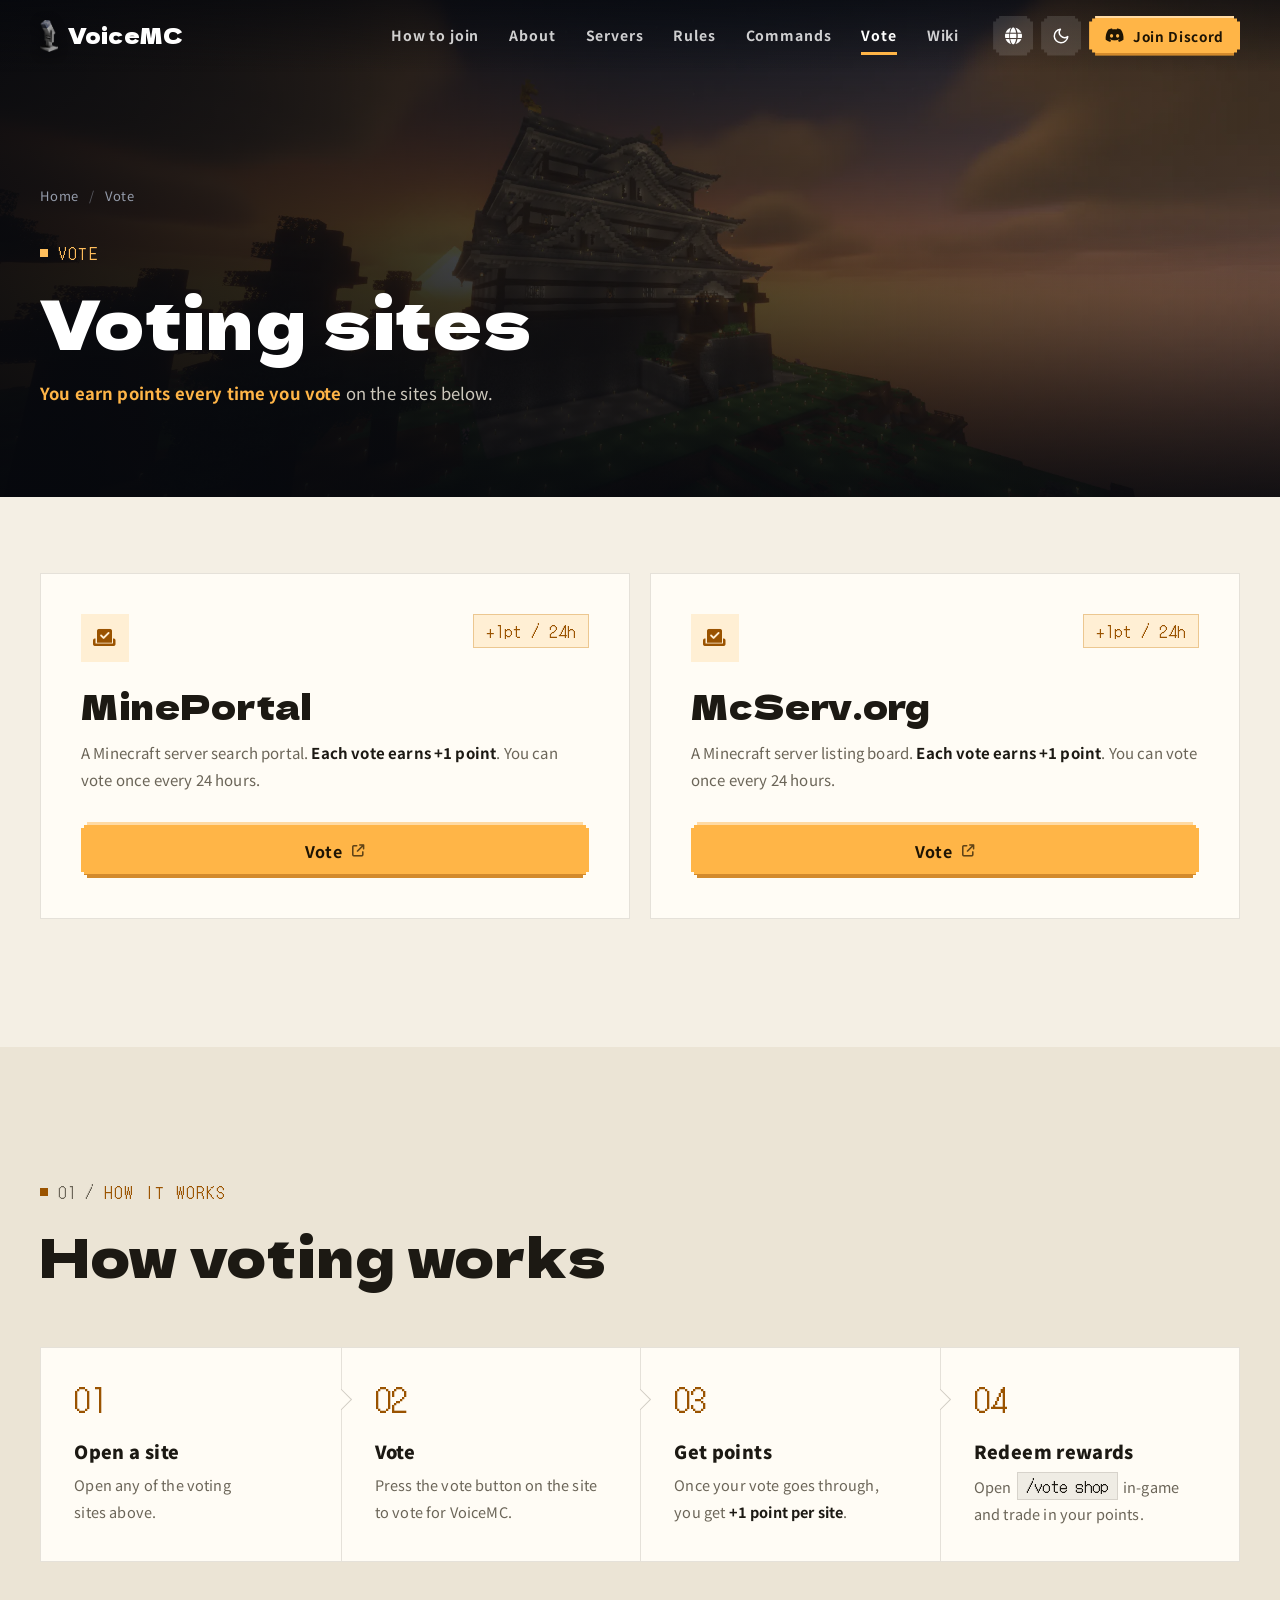
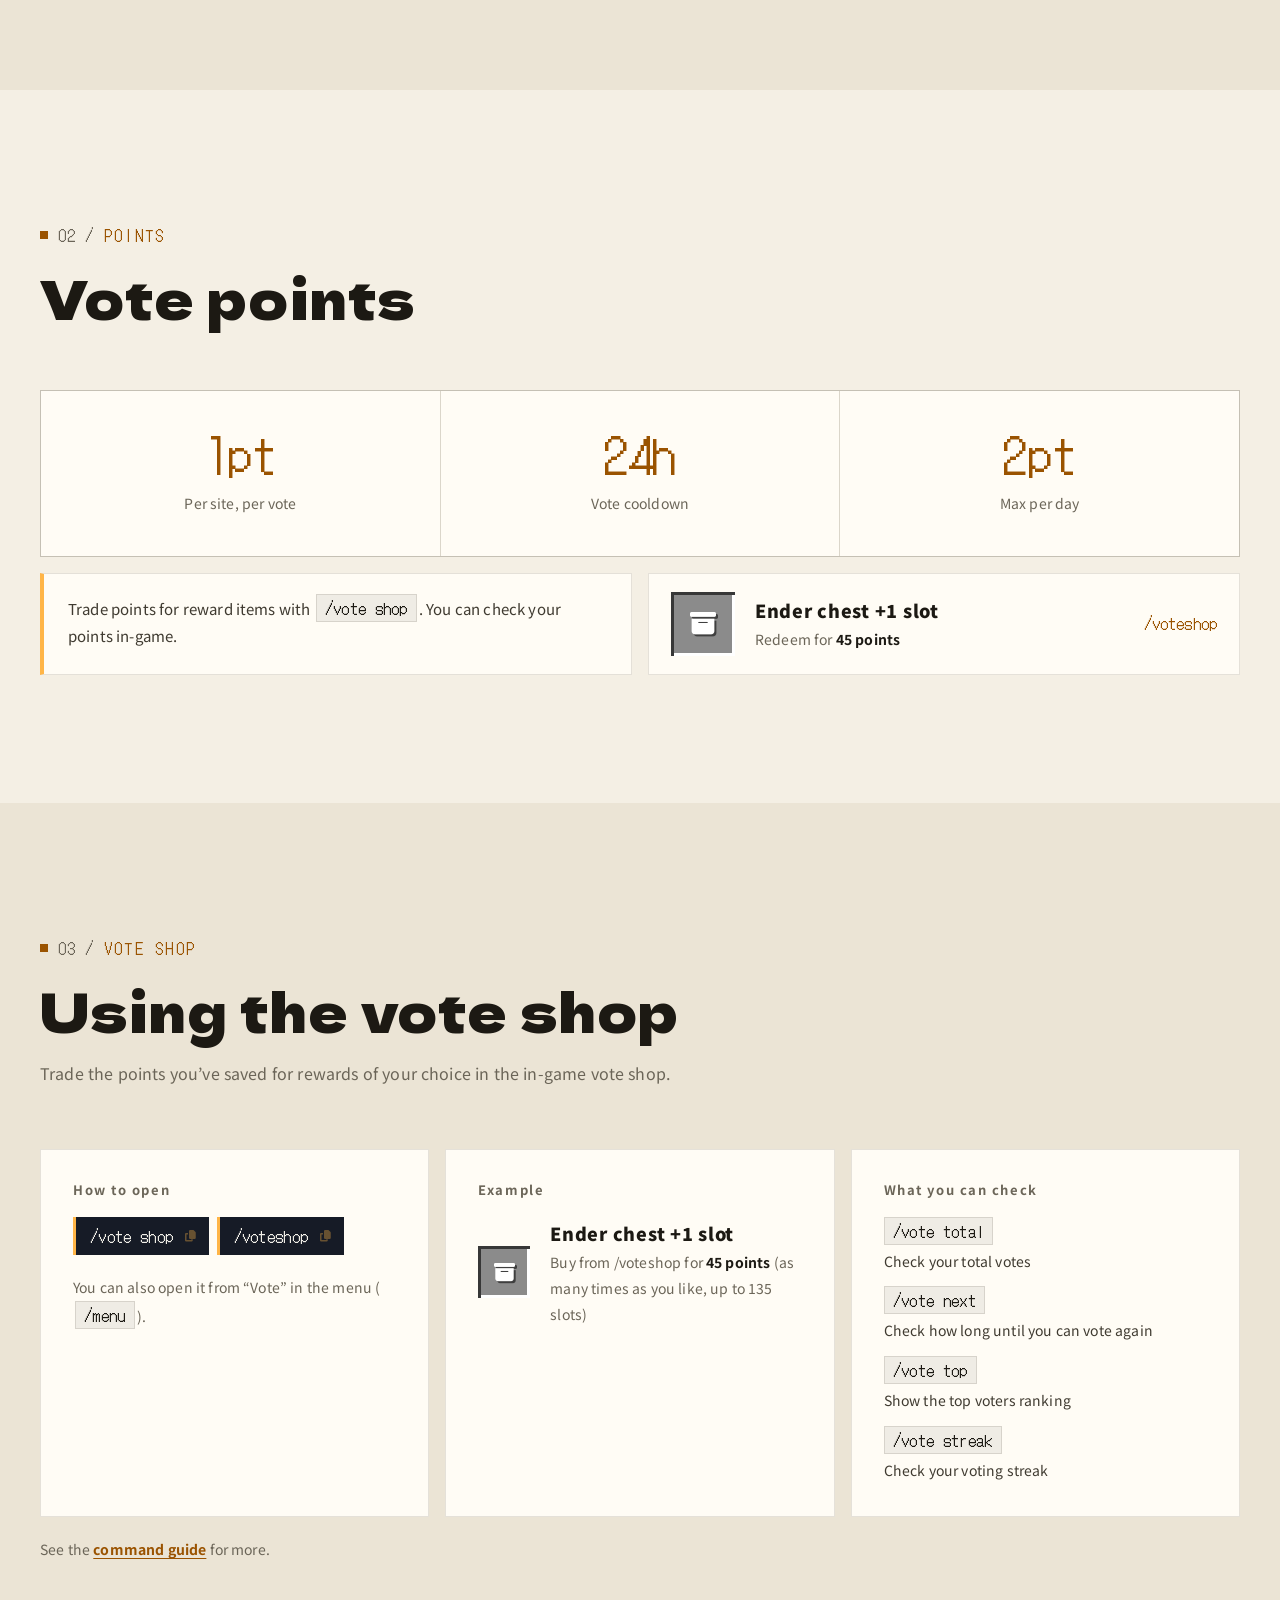
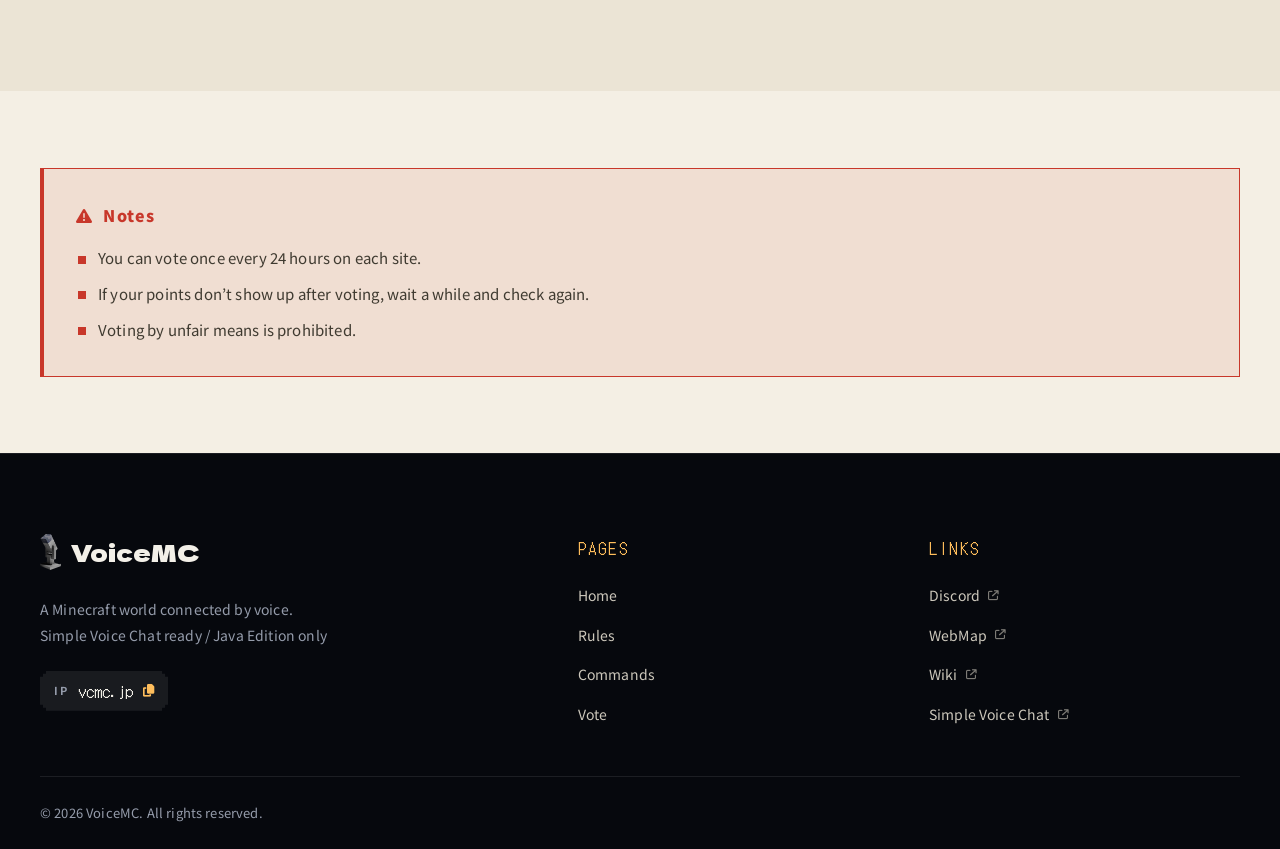
<file: vote.html>
<!doctype html>
<html lang="ja">
<head>
  <meta charset="utf-8" />
  <meta name="viewport" content="width=device-width, initial-scale=1" />
  <title>投票サイト | VoiceMC</title>
  <meta name="description" content="VoiceMCサーバーの投票サイト一覧。投票してポイントを貯め、特典と交換しよう。" />
  <meta property="og:title" content="投票サイト | VoiceMC" />
  <meta property="og:description" content="VoiceMCサーバーの投票サイト一覧。投票してポイントを貯め、特典と交換しよう。" />
  <meta property="og:type" content="website" />
  <meta property="og:url" content="https://vcmc.jp/vote.html" />
  <meta property="og:site_name" content="VoiceMC" />
  <meta property="og:locale" content="ja_JP" />
  <meta name="twitter:card" content="summary" />
  <meta name="theme-color" content="#06080d" />
  <link rel="icon" type="image/png" href="images/opt/favicon-192.png" />
  <link rel="apple-touch-icon" href="images/opt/apple-touch-icon.png" />
  <script>
    (function () {
      var d = document.documentElement, w = window, i;
      d.classList.add('js');
      function get(k) { try { return localStorage.getItem(k); } catch (e) { return null; } }
      function set(k, v) { try { localStorage.setItem(k, v); } catch (e) {} }

      // テーマ（保存された選択 → OSの設定）
      d.setAttribute('data-theme', get('theme') || (w.matchMedia('(prefers-color-scheme: dark)').matches ? 'dark' : 'light'));

      // 言語（?lang= → 保存された選択 → ブラウザの設定言語。対応外の言語は英語、検索エンジンには日本語を表示）
      function pick(t) {
        t = String(t || '').toLowerCase();
        if (/^ja\b/.test(t)) return 'ja';
        if (/^en\b/.test(t)) return 'en';
        if (/^zh\b/.test(t)) return /hans/.test(t) ? 'zh-CN' : /-(hk|mo)\b/.test(t) ? 'zh-HK' : /hant|-tw\b/.test(t) ? 'zh-TW' : 'zh-CN';
        return '';
      }
      var q = pick((location.search.match(/[?&]lang=([\w-]+)/) || [])[1]);
      if (q) set('lang', q);
      var lang = q || pick(get('lang'));
      if (!lang && /bot|crawl|spider|slurp/i.test(navigator.userAgent)) lang = 'ja';
      if (!lang) {
        var list = navigator.languages || [navigator.language];
        for (i = 0; i < list.length && !lang; i++) lang = pick(list[i]);
      }
      lang = lang || 'en';
      w.vcmcLang = lang;
      d.lang = lang;
      if (lang !== 'ja') {
        // 翻訳が終わるまで本文を隠す（i18n.js が解除。読み込めなくても3秒で解除）
        d.classList.add('i18n-pending');
        setTimeout(function () { d.classList.remove('i18n-pending'); }, 3000);
      }

      // フォント（中国語は漢字の字形が日本語と違うため、見出し・ドット用フォントは英数字だけ読み込み、漢字は Noto Sans SC/TC/HK で表示）
      var g = 'https://fonts.googleapis.com/css2?family=Dela+Gothic+One&family=DotGothic16';
      var zh = { 'zh-CN': 'SC', 'zh-TW': 'TC', 'zh-HK': 'HK' }[lang];
      var ascii = '';
      for (i = 32; i < 127; i++) ascii += String.fromCharCode(i);
      var fonts = zh
        ? [g + '&display=swap&text=' + encodeURIComponent(ascii + '©●'), 'https://fonts.googleapis.com/css2?family=Noto+Sans+' + zh + ':wght@400;500;700;900&display=swap']
        : [g + '&family=Noto+Sans+JP:wght@400;500;700;900&display=swap'];
      fonts.forEach(function (href) {
        var l = document.createElement('link');
        l.rel = 'stylesheet';
        l.href = href;
        document.head.appendChild(l);
      });

      // 翻訳関数（i18n.js が読み込まれると置き換わる）
      w.vcmcT = function (s, v) { return v ? s.replace(/\{(\w+)\}/g, function (m, k) { return k in v ? v[k] : m; }) : s; };

      // main.js が読み込めなかった場合でもコンテンツが表示されるようにする
      w.addEventListener('load', function () { if (!w.__vcmcReady) d.classList.remove('js'); });
    })();
  </script>
  <link rel="preconnect" href="https://fonts.googleapis.com">
  <link rel="preconnect" href="https://fonts.gstatic.com" crossorigin>
  <noscript><link href="https://fonts.googleapis.com/css2?family=Dela+Gothic+One&family=DotGothic16&family=Noto+Sans+JP:wght@400;500;700;900&display=swap" rel="stylesheet"></noscript>
  <link rel="stylesheet" href="https://cdnjs.cloudflare.com/ajax/libs/font-awesome/6.5.2/css/all.min.css" integrity="sha512-SnH5WK+bZxgPHs44uWIX+LLJAJ9/2PkPKZ5QiAj6Ta86w+fsb2TkcmfRyVX3pBnMFcV7oQPJkl9QevSCWr3W6A==" crossorigin="anonymous" referrerpolicy="no-referrer" />
  <link rel="stylesheet" href="style.css" />
  <script src="i18n.js" defer></script>
  <script src="main.js" defer></script>
</head>
<body class="has-hero">
  <a class="skip-link" href="#main">本文へスキップ</a>

  <header class="site-header">
    <div class="container nav">
      <a class="brand" href="index.html" aria-label="VoiceMC トップ">
        <img class="brand-mark" src="images/opt/logo-mark.png" alt="" width="18" height="32">
        <span class="brand-name">VoiceMC</span>
      </a>
      <nav class="nav-menu" aria-label="メインメニュー">
        <ul class="nav-links" id="nav-links">
          <li><a href="index.html#how-to">参加方法</a></li>
          <li><a href="index.html#features">About</a></li>
          <li><a href="index.html#servers">サーバー</a></li>
          <li><a href="rules.html">ルール</a></li>
          <li><a href="commands.html">コマンド</a></li>
          <li><a href="vote.html" class="current" aria-current="page">投票</a></li>
          <li><a href="https://wiki.vcmc.jp/" target="_blank" rel="noopener">Wiki</a></li>
          <li class="nav-mobile-cta">
            <a class="btn btn--primary btn--block" href="https://discord.gg/UC7Zgvkps8" target="_blank" rel="noopener"><i class="fa-brands fa-discord" aria-hidden="true"></i>Discordに参加</a>
          </li>
        </ul>
      </nav>
      <div class="nav-actions">
        <label class="icon-btn lang-switch" title="Language / 言語">
          <i class="fa-solid fa-globe" aria-hidden="true"></i>
          <select id="lang-select" aria-label="Language / 言語">
            <option value="ja" lang="ja">日本語</option>
            <option value="en" lang="en">English</option>
            <option value="zh-CN" lang="zh-CN">简体中文</option>
            <option value="zh-TW" lang="zh-TW">繁體中文（台灣）</option>
            <option value="zh-HK" lang="zh-HK">繁體中文（香港）</option>
          </select>
        </label>
        <button class="icon-btn theme-toggle" id="theme-toggle" type="button" aria-label="テーマを切り替え">
          <svg class="icon-light" viewBox="0 0 24 24" fill="none" stroke="currentColor" stroke-width="2" stroke-linecap="round" stroke-linejoin="round" aria-hidden="true"><path d="M21 12.79A9 9 0 1 1 11.21 3 7 7 0 0 0 21 12.79z"/></svg>
          <svg class="icon-dark" viewBox="0 0 24 24" fill="none" stroke="currentColor" stroke-width="2" stroke-linecap="round" stroke-linejoin="round" aria-hidden="true"><circle cx="12" cy="12" r="5"/><line x1="12" y1="1" x2="12" y2="3"/><line x1="12" y1="21" x2="12" y2="23"/><line x1="4.22" y1="4.22" x2="5.64" y2="5.64"/><line x1="18.36" y1="18.36" x2="19.78" y2="19.78"/><line x1="1" y1="12" x2="3" y2="12"/><line x1="21" y1="12" x2="23" y2="12"/><line x1="4.22" y1="19.78" x2="5.64" y2="18.36"/><line x1="18.36" y1="5.64" x2="19.78" y2="4.22"/></svg>
        </button>
        <a class="btn btn--primary btn--sm nav-cta" href="https://discord.gg/UC7Zgvkps8" target="_blank" rel="noopener"><i class="fa-brands fa-discord" aria-hidden="true"></i>Discordに参加</a>
        <button class="icon-btn hamburger" id="hamburger" type="button" aria-label="メニューを開く" aria-expanded="false" aria-controls="nav-links">
          <span></span><span></span><span></span>
        </button>
      </div>
    </div>
  </header>

  <main id="main">
    <section class="page-hero on-dark">
      <img class="page-hero-bg" src="images/opt/2026-03-21_13.55.42-1920.webp" srcset="images/opt/2026-03-21_13.55.42-960.webp 960w, images/opt/2026-03-21_13.55.42-1920.webp 1920w" sizes="100vw" alt="" width="1920" height="1009" fetchpriority="high" decoding="async">
      <div class="container reveal-stagger">
        <nav aria-label="パンくずリスト">
          <ol class="breadcrumb">
            <li><a href="index.html">ホーム</a></li>
            <li aria-current="page">投票</li>
          </ol>
        </nav>
        <p class="eyebrow">Vote</p>
        <h1 class="page-title">投票サイト</h1>
        <p class="page-lead">以下のサイトに<b>投票するごとにポイントがもらえます</b>。</p>
      </div>
    </section>

    <!-- 投票サイト -->
    <section class="section">
      <div class="container">
        <div class="vote-grid reveal-stagger">
          <article class="vote-card">
            <div class="vote-card-top">
              <span class="tile-icon"><i class="fa-solid fa-check-to-slot" aria-hidden="true"></i></span>
              <span class="vote-badge">+1pt / 24h</span>
            </div>
            <h2 class="vote-card-title">MinePortal</h2>
            <p class="vote-card-text">Minecraftサーバー検索ポータル。<b>投票すると +1ポイント</b>もらえます。24時間ごとに1回投票できます。</p>
            <a class="btn btn--primary btn--lg btn--block" href="https://mineportal.jp/servers/cmpf2xg6n0000bjhx1xctqnmk" target="_blank" rel="noopener">投票する<i class="fa-solid fa-arrow-up-right-from-square ext" aria-hidden="true"></i></a>
          </article>

          <article class="vote-card">
            <div class="vote-card-top">
              <span class="tile-icon"><i class="fa-solid fa-check-to-slot" aria-hidden="true"></i></span>
              <span class="vote-badge">+1pt / 24h</span>
            </div>
            <h2 class="vote-card-title">McServ.org</h2>
            <p class="vote-card-text">Minecraftサーバー掲示板。<b>投票すると +1ポイント</b>もらえます。24時間ごとに1回投票できます。</p>
            <a class="btn btn--primary btn--lg btn--block" href="https://mcserv.org/jp/servers/vcmc" target="_blank" rel="noopener">投票する<i class="fa-solid fa-arrow-up-right-from-square ext" aria-hidden="true"></i></a>
          </article>
        </div>
      </div>
    </section>

    <!-- 投票の流れ -->
    <section class="section section--alt">
      <div class="container">
        <div class="section-head reveal">
          <div class="section-head-text">
            <p class="eyebrow"><span class="eyebrow-num">01</span>How it works</p>
            <h2 class="section-title">投票の流れ</h2>
          </div>
        </div>
        <ol class="flow reveal-stagger">
          <li class="flow-item">
            <span class="flow-num">01</span>
            <h3 class="flow-title">サイトを開く</h3>
            <p class="flow-text">上記の投票サイトから好きなページを開きます。</p>
          </li>
          <li class="flow-item">
            <span class="flow-num">02</span>
            <h3 class="flow-title">投票する</h3>
            <p class="flow-text">各サイトの投票ボタンを押して、VoiceMCに投票します。</p>
          </li>
          <li class="flow-item">
            <span class="flow-num">03</span>
            <h3 class="flow-title">ポイントGET</h3>
            <p class="flow-text">投票が完了すると、<b>各サイトで +1ポイント</b>もらえます。</p>
          </li>
          <li class="flow-item">
            <span class="flow-num">04</span>
            <h3 class="flow-title">特典と交換</h3>
            <p class="flow-text">ゲーム内で<code class="kbd">/vote shop</code>を開き、ポイントと交換します。</p>
          </li>
        </ol>
      </div>
    </section>

    <!-- 投票ポイント -->
    <section class="section">
      <div class="container">
        <div class="section-head reveal">
          <div class="section-head-text">
            <p class="eyebrow"><span class="eyebrow-num">02</span>Points</p>
            <h2 class="section-title">投票ポイント</h2>
          </div>
        </div>
        <div class="hud reveal-stagger">
          <div class="hud-item">
            <div class="hud-value">1pt</div>
            <div class="hud-label">1サイト投票あたり</div>
          </div>
          <div class="hud-item">
            <div class="hud-value">24h</div>
            <div class="hud-label">投票のクールタイム</div>
          </div>
          <div class="hud-item">
            <div class="hud-value">2pt</div>
            <div class="hud-label">1日の最大獲得数</div>
          </div>
        </div>
        <div class="points-bottom reveal-stagger">
          <p class="note"><code class="kbd">/vote shop</code> でポイントと特典アイテムを交換できます。ポイントはゲーム内で確認できます。</p>
          <div class="reward">
            <span class="item-slot"><i class="fa-solid fa-box-archive" aria-hidden="true"></i></span>
            <div class="reward-info">
              <div class="reward-name">エンダーチェスト +1枠</div>
              <div class="reward-cost"><b>45ポイント</b>で交換できます</div>
            </div>
            <span class="reward-tag">/voteshop</span>
          </div>
        </div>
      </div>
    </section>

    <!-- 投票ショップ -->
    <section class="section section--alt">
      <div class="container">
        <div class="section-head reveal">
          <div class="section-head-text">
            <p class="eyebrow"><span class="eyebrow-num">03</span>Vote shop</p>
            <h2 class="section-title">投票ショップの使い方</h2>
            <p class="section-lead">貯めたポイントはゲーム内の投票ショップで好きな特典と交換できます。</p>
          </div>
        </div>
        <div class="shop-grid reveal-stagger">
          <div class="shop-block">
            <h3 class="shop-block-title">開き方</h3>
            <div class="chip-row">
              <button class="cmd-code" type="button"><code>/vote shop</code><i class="fa-solid fa-copy" aria-hidden="true"></i></button>
              <button class="cmd-code" type="button"><code>/voteshop</code><i class="fa-solid fa-copy" aria-hidden="true"></i></button>
            </div>
            <p class="shop-note">メニュー（<code class="kbd">/menu</code>）の「投票」からも開けます。</p>
          </div>
          <div class="shop-block">
            <h3 class="shop-block-title">購入例</h3>
            <div class="reward">
              <span class="item-slot item-slot--sm"><i class="fa-solid fa-box-archive" aria-hidden="true"></i></span>
              <div class="reward-info">
                <div class="reward-name">エンダーチェスト +1枠</div>
                <div class="reward-cost"><b>45ポイント</b>で /voteshop から購入可能（何回でも買えます。最大135枠まで）</div>
              </div>
            </div>
          </div>
          <div class="shop-block">
            <h3 class="shop-block-title">確認できること</h3>
            <ul class="cmd-mini">
              <li><code class="kbd">/vote total</code>自分の合計投票数を確認する</li>
              <li><code class="kbd">/vote next</code>次に投票できるまでの待ち時間を確認する</li>
              <li><code class="kbd">/vote top</code>トップ投票者ランキングを表示する</li>
              <li><code class="kbd">/vote streak</code>連続投票記録を確認する</li>
            </ul>
          </div>
        </div>
        <p class="shop-note reveal">詳しいコマンドは<a href="commands.html#vote">コマンドガイド</a>をご覧ください。</p>
      </div>
    </section>

    <!-- 注意事項 -->
    <section class="section section--tight">
      <div class="container">
        <div class="warn reveal">
          <p class="warn-title"><i class="fa-solid fa-triangle-exclamation" aria-hidden="true"></i>注意事項</p>
          <ul class="warn-list">
            <li>投票は各サイトで24時間に1回までです。</li>
            <li>投票後、ポイントが反映されない場合は時間を置いてから再度確認してください。</li>
            <li>不正な手段での投票は禁止です。</li>
          </ul>
        </div>
      </div>
    </section>
  </main>

  <footer class="site-footer on-dark">
    <div class="container">
      <div class="footer-grid">
        <div class="footer-brand">
          <a class="footer-logo" href="index.html"><img src="images/opt/logo-mark.png" alt="" width="20" height="36">VoiceMC</a>
          <p class="footer-tagline">声でつながる、Minecraftの世界。<br>Simple Voice Chat 対応 / Java版専用サーバー</p>
          <button class="ip-chip" type="button" data-copy="vcmc.jp" aria-label="サーバーアドレス vcmc.jp をコピー"><span class="ip-chip-label">IP</span>vcmc.jp<i class="fa-solid fa-copy" aria-hidden="true"></i></button>
        </div>
        <nav class="footer-col" aria-label="サイト内リンク">
          <p class="footer-title">Pages</p>
          <ul>
            <li><a href="index.html">トップ</a></li>
            <li><a href="rules.html">ルール</a></li>
            <li><a href="commands.html">コマンド</a></li>
            <li><a href="vote.html">投票</a></li>
          </ul>
        </nav>
        <nav class="footer-col" aria-label="外部リンク">
          <p class="footer-title">Links</p>
          <ul>
            <li><a href="https://discord.gg/UC7Zgvkps8" target="_blank" rel="noopener">Discord<i class="fa-solid fa-arrow-up-right-from-square" aria-hidden="true"></i></a></li>
            <li><a href="https://map.vcmc.jp/" target="_blank" rel="noopener">WebMap<i class="fa-solid fa-arrow-up-right-from-square" aria-hidden="true"></i></a></li>
            <li><a href="https://wiki.vcmc.jp/" target="_blank" rel="noopener">Wiki<i class="fa-solid fa-arrow-up-right-from-square" aria-hidden="true"></i></a></li>
            <li><a href="https://modrinth.com/plugin/simple-voice-chat" target="_blank" rel="noopener">Simple Voice Chat<i class="fa-solid fa-arrow-up-right-from-square" aria-hidden="true"></i></a></li>
          </ul>
        </nav>
      </div>
      <div class="affiliate-widget">
        <script async src="https://ar-cdn.net/widget/v1.js" data-site-id="4419c05a-5fcf-4164-873a-0ee32c42ae98" data-variant="carousel"></script>
      </div>
      <div class="footer-bottom">
        <p>© <span id="y"></span> VoiceMC. All rights reserved.</p>
      </div>
    </div>
  </footer>

  <button class="back-to-top" id="back-to-top" type="button" aria-label="ページトップへ">
    <svg width="16" height="16" viewBox="0 0 24 24" fill="none" stroke="currentColor" stroke-width="2.5" stroke-linecap="round" stroke-linejoin="round" aria-hidden="true"><polyline points="18 15 12 9 6 15"/></svg>
  </button>
</body>
</html>
</file>
<file: style.css>
/* ==========================================================================
   VoiceMC 共通スタイルシート
   デザインコンセプト「Night Broadcast」
   ・夜のワールドとランタンの灯り（アンバー）をベースにしたシネマティックなUI
   ・近接ボイスチャット／配信をモチーフにしたビジュアル
   ・ドットフォントと角ばったボタンで Minecraft らしさを表現
   全ページ（index / commands / rules / vote / 404）で共有。
   ========================================================================== */

/* ── Design Tokens ─────────────────────────────────────────────────────── */
:root {
  /* Mac / iPhone は内蔵のヒラギノを使い、それ以外は Noto Sans JP（Webフォント）で表示を揃える */
  --font-body: "Hiragino Sans", "Hiragino Kaku Gothic ProN", "Noto Sans JP", "Yu Gothic", YuGothic, Meiryo, system-ui, sans-serif;
  --font-display: "Dela Gothic One", "Noto Sans JP", "Hiragino Kaku Gothic ProN", sans-serif;
  --font-pixel: "DotGothic16", "Noto Sans JP", ui-monospace, monospace;

  --header-h: 72px;
  --container: 1200px;
  --gutter: clamp(16px, 4vw, 40px);
  --ease: cubic-bezier(0.16, 1, 0.3, 1);

  /* ドット風の角（ボタン・チップ用の clip-path） */
  --notch: polygon(0 6px, 3px 6px, 3px 3px, 6px 3px, 6px 0, calc(100% - 6px) 0, calc(100% - 6px) 3px, calc(100% - 3px) 3px, calc(100% - 3px) 6px, 100% 6px, 100% calc(100% - 6px), calc(100% - 3px) calc(100% - 6px), calc(100% - 3px) calc(100% - 3px), calc(100% - 6px) calc(100% - 3px), calc(100% - 6px) 100%, 6px 100%, 6px calc(100% - 3px), 3px calc(100% - 3px), 3px calc(100% - 6px), 0 calc(100% - 6px));

  /* 昼（ライト）パレット */
  --bg: #f4efe4;
  --bg-2: #ebe4d5;
  --surface: #fffcf5;
  --surface-2: #f6f1e6;
  --fill: rgba(40, 32, 16, 0.07);
  --fill-hover: rgba(40, 32, 16, 0.12);
  --line: rgba(40, 32, 16, 0.12);
  --line-strong: rgba(40, 32, 16, 0.22);
  --ink: #1c1913;
  --ink-2: #3f3a30;
  --muted: #6b6558;

  --accent: #ffb547;          /* ランタンの灯り：塗り用 */
  --accent-hover: #ffc56b;
  --accent-ink: #1d1404;      /* アクセント上の文字色 */
  --accent-text: #9a5300;     /* 背景上でアクセントを文字に使うとき */
  --accent-soft: rgba(255, 170, 40, 0.16);
  --accent-line: rgba(196, 116, 0, 0.32);

  --green: #277a18;
  --green-soft: rgba(39, 122, 24, 0.1);
  --red: #c8372a;
  --red-soft: rgba(200, 55, 42, 0.09);

  --header-bg: rgba(244, 239, 228, 0.86);
  --grid-line: rgba(40, 32, 16, 0.05);
  --night: #06080d;           /* 写真の背景などに使う固定の夜色 */
  color-scheme: light;
}

/* 夜（ダーク）パレット — .on-dark はテーマに関係なく常に夜パレットになる領域 */
[data-theme="dark"],
.on-dark {
  --bg: #0b0e15;
  --bg-2: #10141d;
  --surface: #141a26;
  --surface-2: #1a2130;
  --fill: rgba(255, 255, 255, 0.08);
  --fill-hover: rgba(255, 255, 255, 0.14);
  --line: rgba(255, 255, 255, 0.09);
  --line-strong: rgba(255, 255, 255, 0.18);
  --ink: #f3f0e8;
  --ink-2: #cdc8bc;
  --muted: #959cab;

  --accent-text: #ffbe5c;
  --accent-soft: rgba(255, 181, 71, 0.12);
  --accent-line: rgba(255, 181, 71, 0.36);

  --green: #7ed957;
  --green-soft: rgba(126, 217, 87, 0.13);
  --red: #ff6b5e;
  --red-soft: rgba(255, 107, 94, 0.12);

  --header-bg: rgba(11, 14, 21, 0.82);
  --grid-line: rgba(255, 255, 255, 0.035);
  color-scheme: dark;
}
.on-dark { color: var(--ink); }

/* ── Base ──────────────────────────────────────────────────────────────── */
*, *::before, *::after { box-sizing: border-box; }
* { margin: 0; padding: 0; }

html {
  -webkit-text-size-adjust: 100%;
  text-size-adjust: 100%;
  scroll-behavior: smooth;
  scroll-padding-top: calc(var(--header-h) + 20px);
}

body {
  min-height: 100vh;
  background: var(--bg);
  color: var(--ink);
  font-family: var(--font-body);
  font-size: 16px;
  line-height: 1.85;
  letter-spacing: 0.03em;
  -webkit-font-smoothing: antialiased;
  -moz-osx-font-smoothing: grayscale;
  overflow-x: hidden;
}

img, svg, video { display: block; max-width: 100%; }
img { height: auto; }
a { color: inherit; text-decoration: none; }
button { font: inherit; color: inherit; letter-spacing: inherit; background: none; border: 0; cursor: pointer; }
ul, ol { list-style: none; }
b, strong { font-weight: 700; color: var(--ink); }
code, kbd { font-family: var(--font-pixel); }
h1, h2, h3, h4 { line-height: 1.3; font-feature-settings: "palt"; text-wrap: balance; word-break: auto-phrase; }
p { text-wrap: pretty; }
/* リード文や中央揃えの短い文は文節で改行（対応ブラウザのみ） */
.hero-lead, .page-lead, .section-lead, .cta-text, .death-desc, .tile-text, .step-text { word-break: auto-phrase; }

::selection { background: var(--accent); color: var(--accent-ink); }
:focus-visible { outline: 3px solid var(--accent); outline-offset: 3px; }

.container {
  width: 100%;
  max-width: calc(var(--container) + var(--gutter) * 2);
  margin-inline: auto;
  padding-inline: var(--gutter);
}

.visually-hidden {
  position: absolute !important;
  width: 1px;
  height: 1px;
  overflow: hidden;
  clip: rect(0 0 0 0);
  white-space: nowrap;
}

.skip-link {
  position: fixed;
  left: 12px;
  top: -80px;
  z-index: 1000;
  padding: 10px 16px;
  background: var(--accent);
  color: var(--accent-ink);
  font-weight: 700;
  transition: top 0.2s;
}
.skip-link:focus { top: 12px; }

/* ── Header ────────────────────────────────────────────────────────────── */
.site-header {
  position: fixed;
  inset: 0 0 auto;
  z-index: 100;
  height: var(--header-h);
  color: var(--ink);
  background: var(--header-bg);
  border-bottom: 1px solid var(--line);
  -webkit-backdrop-filter: saturate(150%) blur(16px);
  backdrop-filter: saturate(150%) blur(16px);
  transition: background-color 0.3s ease, border-color 0.3s ease, color 0.3s ease;
}
/* 写真の上にいるとき（スクロール前）は透明に */
.js .has-hero .site-header:not(.is-scrolled):not(.is-open) {
  color: #fff;
  background: linear-gradient(180deg, rgba(5, 7, 12, 0.6), rgba(5, 7, 12, 0)) border-box no-repeat;
  border-color: transparent;
  -webkit-backdrop-filter: none;
  backdrop-filter: none;
  --nav-fg: rgba(255, 255, 255, 0.8);
  --nav-fg-hover: #fff;
  --fill: rgba(255, 255, 255, 0.12);
  --fill-hover: rgba(255, 255, 255, 0.2);
}

.nav {
  height: 100%;
  display: flex;
  align-items: center;
  gap: 20px;
}
.brand {
  display: inline-flex;
  align-items: center;
  gap: 10px;
  flex-shrink: 0;
  font-family: var(--font-display);
  font-size: 21px;
  line-height: 1;
  letter-spacing: 0.02em;
}
.brand-mark {
  width: auto;
  height: 32px;
  filter: drop-shadow(0 2px 6px rgba(0, 0, 0, 0.3));
}
.nav-menu { margin-left: auto; }
.nav-links {
  display: flex;
  align-items: center;
  gap: 2px;
}
.nav-links a:not(.btn) {
  position: relative;
  display: block;
  padding: 10px 14px;
  font-size: 14px;
  font-weight: 700;
  letter-spacing: 0.06em;
  white-space: nowrap;
  color: var(--nav-fg, var(--ink-2));
  transition: color 0.15s ease;
}
.nav-links a:not(.btn)::after {
  content: "";
  position: absolute;
  left: 14px;
  right: 14px;
  bottom: 3px;
  height: 3px;
  background: var(--accent);
  transform: scaleX(0);
  transform-origin: left;
  transition: transform 0.25s var(--ease);
}
.nav-links a:not(.btn):hover,
.nav-links a.current { color: var(--nav-fg-hover, var(--ink)); }
.nav-links a:not(.btn):hover::after,
.nav-links a.current::after { transform: scaleX(1); }
.nav-mobile-cta { display: none; }

.nav-actions {
  display: flex;
  align-items: center;
  gap: 8px;
}

.icon-btn {
  width: 40px;
  height: 40px;
  display: inline-grid;
  place-items: center;
  flex-shrink: 0;
  color: inherit;
  background: var(--fill);
  clip-path: var(--notch);
  transition: background-color 0.15s ease;
}
.icon-btn:hover { background: var(--fill-hover); }
.icon-btn:focus-visible { outline: none; box-shadow: inset 0 0 0 2px var(--accent); }

.theme-toggle svg { width: 18px; height: 18px; display: none; }
.theme-toggle .icon-light { display: block; }
[data-theme="dark"] .theme-toggle .icon-light { display: none; }
[data-theme="dark"] .theme-toggle .icon-dark { display: block; }

.hamburger { display: none; }
.hamburger span {
  grid-area: 1 / 1;
  width: 18px;
  height: 2px;
  background: currentColor;
  transition: transform 0.25s var(--ease), opacity 0.2s ease;
}
.hamburger span:nth-child(1) { transform: translateY(-6px); }
.hamburger span:nth-child(3) { transform: translateY(6px); }
.hamburger[aria-expanded="true"] span:nth-child(1) { transform: rotate(45deg); }
.hamburger[aria-expanded="true"] span:nth-child(2) { opacity: 0; }
.hamburger[aria-expanded="true"] span:nth-child(3) { transform: rotate(-45deg); }

/* ── Buttons ───────────────────────────────────────────────────────────── */
.btn {
  --btn-bg: var(--fill);
  --btn-fg: var(--ink);
  --btn-hi: rgba(255, 255, 255, 0.1);
  --btn-lo: rgba(0, 0, 0, 0.16);
  --btn-ring: var(--accent);
  display: inline-flex;
  align-items: center;
  justify-content: center;
  gap: 0.6em;
  min-height: 50px;
  padding: 2px 24px 0;
  font-family: var(--font-body);
  font-size: 15px;
  font-weight: 700;
  line-height: 1.2;
  letter-spacing: 0.05em;
  white-space: nowrap;
  text-align: center;
  color: var(--btn-fg);
  background: var(--btn-bg);
  clip-path: var(--notch);
  box-shadow: inset 0 3px 0 var(--btn-hi), inset 0 -4px 0 var(--btn-lo);
  cursor: pointer;
  transition: transform 0.18s var(--ease), background-color 0.18s ease, box-shadow 0.18s ease;
}
.btn:hover { transform: translateY(-2px); color: var(--btn-fg); }
.btn:active { transform: translateY(1px); box-shadow: inset 0 2px 0 var(--btn-lo), inset 0 -1px 0 var(--btn-lo); }
.btn:focus-visible { outline: none; box-shadow: inset 0 0 0 3px var(--btn-ring), inset 0 -4px 0 var(--btn-lo); }
.btn i { font-size: 1.15em; }
.btn .ext { font-size: 0.78em; opacity: 0.7; }

.btn--primary {
  --btn-bg: var(--accent);
  --btn-fg: var(--accent-ink);
  --btn-hi: rgba(255, 255, 255, 0.5);
  --btn-lo: rgba(140, 70, 0, 0.38);
  --btn-ring: var(--accent-ink);
}
.btn--primary:hover { --btn-bg: var(--accent-hover); }
.btn--ghost:hover { --btn-bg: var(--fill-hover); }
.btn--sm {
  min-height: 40px;
  padding: 1px 16px 0;
  font-size: 13.5px;
  box-shadow: inset 0 2px 0 var(--btn-hi), inset 0 -3px 0 var(--btn-lo);
}
.btn--lg { min-height: 56px; padding: 2px 28px 0; font-size: 16px; }
.btn--block { width: 100%; }

/* IP コピー用チップ */
.ip-chip {
  display: inline-flex;
  align-items: center;
  gap: 10px;
  min-height: 40px;
  padding: 0 14px;
  font-family: var(--font-pixel);
  font-size: 16px;
  line-height: 1;
  letter-spacing: 0;
  color: var(--ink);
  background: var(--fill);
  clip-path: var(--notch);
  transition: background-color 0.15s ease;
}
.ip-chip:hover { background: var(--fill-hover); }
.ip-chip:focus-visible { outline: none; box-shadow: inset 0 0 0 2px var(--accent); }
.ip-chip-label {
  font-family: var(--font-body);
  font-size: 11px;
  font-weight: 700;
  letter-spacing: 0.14em;
  color: var(--muted);
}
.ip-chip i { font-size: 13px; color: var(--accent-text); }
.ip-chip--lg { min-height: 56px; padding: 0 20px; gap: 14px; font-size: 24px; }
.ip-chip--lg i { font-size: 16px; }

/* コピー完了時はアイコンをチェックに */
.is-copied .fa-copy::before { content: "\f00c"; }

/* ── Chips / Eyebrow / Inline code ─────────────────────────────────────── */
.chip {
  display: inline-flex;
  align-items: center;
  gap: 8px;
  height: 34px;
  padding: 0 12px;
  font-family: var(--font-pixel);
  font-size: 16px;
  line-height: 1;
  letter-spacing: 0.04em;
  color: var(--ink-2);
  background: var(--fill);
  border: 1px solid var(--line-strong);
}
.chip i { font-size: 13px; }
.chip--accent { color: var(--accent-text); background: var(--accent-soft); border-color: var(--accent-line); }

.eyebrow {
  display: inline-flex;
  align-items: center;
  gap: 10px;
  font-family: var(--font-pixel);
  font-size: 16px;
  line-height: 1;
  letter-spacing: 0.14em;
  text-transform: uppercase;
  color: var(--accent-text);
}
.eyebrow::before {
  content: "";
  width: 8px;
  height: 8px;
  flex-shrink: 0;
  background: currentColor;
}
.eyebrow-num { color: var(--muted); letter-spacing: 0.06em; }
.eyebrow-num::after { content: " /"; }

.kbd {
  display: inline-block;
  padding: 1px 8px;
  margin: 0 2px;
  font-family: var(--font-pixel);
  font-size: 16px;
  line-height: 1.5;
  letter-spacing: 0.02em;
  white-space: nowrap;
  color: var(--ink);
  background: var(--fill);
  border: 1px solid var(--line);
}

.handle {
  font-family: var(--font-pixel);
  color: var(--accent-text);
  white-space: nowrap;
}

/* ── Sections ──────────────────────────────────────────────────────────── */
.section {
  position: relative;
  padding-block: clamp(80px, 10vw, 136px);
}
.section--alt { background-color: var(--bg-2); }
.section--tight { padding-block: clamp(48px, 6vw, 80px); }
.bg-grid {
  background-image:
    linear-gradient(var(--grid-line) 1px, transparent 1px),
    linear-gradient(90deg, var(--grid-line) 1px, transparent 1px);
  background-size: 32px 32px;
}

.section-head {
  display: flex;
  align-items: flex-end;
  justify-content: space-between;
  flex-wrap: wrap;
  gap: 20px 40px;
  margin-bottom: clamp(36px, 5vw, 60px);
}
.section-head-text { max-width: 760px; }
.section-title {
  margin-top: 18px;
  font-family: var(--font-display);
  font-weight: 400;
  font-size: clamp(30px, 4.4vw, 54px);
  line-height: 1.2;
  letter-spacing: 0.02em;
}
.section-lead {
  margin-top: 16px;
  max-width: 40em;
  color: var(--muted);
}
.section-link {
  display: inline-flex;
  align-items: center;
  gap: 8px;
  padding-bottom: 4px;
  font-size: 14px;
  font-weight: 700;
  letter-spacing: 0.06em;
  color: var(--accent-text);
  border-bottom: 2px solid currentColor;
}
.section-link i { font-size: 0.85em; transition: transform 0.2s var(--ease); }
.section-link:hover i { transform: translate(2px, -2px); }

/* ── Hero（トップページ） ─────────────────────────────────────────────── */
.hero {
  position: relative;
  isolation: isolate;
  overflow: hidden;
  display: flex;
  align-items: center;
  min-height: max(700px, 100vh);
  min-height: max(700px, 100svh);
  padding-top: calc(var(--header-h) + 40px);
  padding-bottom: 96px;
  background: var(--night);
}
.hero-media {
  position: absolute;
  inset: 0;
  z-index: -2;
}
.hero-media img {
  width: 100%;
  height: 100%;
  object-fit: cover;
  object-position: 62% 40%;
  transform-origin: 70% 40%;
  animation: heroZoom 28s var(--ease) both;
}
.hero::before {
  content: "";
  position: absolute;
  inset: 0;
  z-index: -1;
  pointer-events: none;
  background:
    linear-gradient(90deg, rgba(6, 8, 13, 0.94) 0%, rgba(6, 8, 13, 0.8) 32%, rgba(6, 8, 13, 0.3) 64%, rgba(6, 8, 13, 0.12) 100%),
    linear-gradient(0deg, rgba(6, 8, 13, 1) 0%, rgba(6, 8, 13, 0) 28%);
}
@keyframes heroZoom {
  from { transform: scale(1.1); }
  to { transform: scale(1); }
}
.hero-content { max-width: 820px; }
.hero-chips {
  display: flex;
  flex-wrap: wrap;
  gap: 8px;
  margin-bottom: 28px;
}
.hero-title {
  font-family: var(--font-display);
  font-weight: 400;
  font-size: clamp(34px, 6.2vw, 80px);
  line-height: 1.14;
  letter-spacing: 0.01em;
  color: #fff;
  text-shadow: 0 6px 40px rgba(0, 0, 0, 0.45);
}
.hero-title em { font-style: normal; color: var(--accent); }
.hero-lead {
  margin-top: 26px;
  max-width: 36em;
  font-size: clamp(15px, 1.35vw, 17px);
  line-height: 1.95;
  color: var(--ink-2);
}

/* サーバーリスト風ステータスカード */
.server-card {
  margin-top: 36px;
  max-width: 600px;
  display: grid;
  grid-template-columns: auto 1fr;
  gap: 16px;
  padding: 14px 16px 14px 14px;
  font-family: var(--font-pixel);
  color: #fff;
  background: rgba(6, 8, 13, 0.62);
  border: 2px solid rgba(255, 255, 255, 0.2);
  box-shadow: 0 0 0 2px rgba(0, 0, 0, 0.45), 0 30px 60px -30px rgba(0, 0, 0, 0.8);
  -webkit-backdrop-filter: blur(10px);
  backdrop-filter: blur(10px);
}
.server-icon {
  width: 64px;
  height: 64px;
  display: grid;
  place-items: center;
  background: #11161f;
  box-shadow: inset 0 0 0 1px rgba(255, 255, 255, 0.08);
}
.server-icon img { width: 54px; height: 54px; object-fit: contain; }
.server-body { min-width: 0; }
.server-top {
  display: flex;
  align-items: center;
  justify-content: space-between;
  gap: 12px;
}
.server-name { font-size: 16px; letter-spacing: 0.04em; }
.server-meta {
  display: inline-flex;
  align-items: center;
  gap: 10px;
  font-size: 16px;
  color: #a9afba;
}
.ping {
  display: inline-flex;
  align-items: flex-end;
  gap: 2px;
  height: 16px;
}
.ping i { width: 3px; background: #3b414d; }
.ping i:nth-child(1) { height: 4px; }
.ping i:nth-child(2) { height: 7px; }
.ping i:nth-child(3) { height: 10px; }
.ping i:nth-child(4) { height: 13px; }
.ping i:nth-child(5) { height: 16px; }
.server-card[data-state="online"] .ping i { background: #55e04a; }
.server-card[data-state="offline"] .ping i:nth-child(1),
.server-card[data-state="error"] .ping i:nth-child(1) { background: #ff5d52; }
.server-card[data-state="loading"] .ping i { background: #a9afba; animation: pingScan 1.1s ease-in-out infinite; }
.server-card[data-state="loading"] .ping i:nth-child(2) { animation-delay: 0.1s; }
.server-card[data-state="loading"] .ping i:nth-child(3) { animation-delay: 0.2s; }
.server-card[data-state="loading"] .ping i:nth-child(4) { animation-delay: 0.3s; }
.server-card[data-state="loading"] .ping i:nth-child(5) { animation-delay: 0.4s; }
@keyframes pingScan {
  0%, 60%, 100% { opacity: 0.2; }
  30% { opacity: 1; }
}
.server-status {
  margin-top: 6px;
  font-size: 16px;
  line-height: 1.5;
  color: #a9afba;
}
.server-status .ok { color: #55e04a; }
.server-status .ng { color: #ff6b5e; }
.server-ip-row {
  display: flex;
  align-items: flex-end;
  justify-content: space-between;
  flex-wrap: wrap;
  gap: 12px;
  margin-top: 12px;
  padding-top: 12px;
  border-top: 1px dashed rgba(255, 255, 255, 0.16);
}
.server-ip-label {
  display: block;
  margin-bottom: 4px;
  font-family: var(--font-body);
  font-size: 11px;
  font-weight: 700;
  letter-spacing: 0.16em;
  color: #8c929e;
}
.server-ip {
  display: block;
  font-family: var(--font-pixel);
  font-size: 32px;
  line-height: 1.1;
  letter-spacing: 0;
  color: var(--accent);
  user-select: all;
}

.hero-actions {
  display: flex;
  flex-wrap: wrap;
  gap: 12px;
  margin-top: 28px;
}
.hero-note {
  margin-top: 16px;
  font-size: 13px;
  color: var(--muted);
}

/* ヒーロー下部：スクロール表示とボイスイコライザー */
.hero-bottom {
  position: absolute;
  left: 0;
  right: 0;
  bottom: 30px;
  pointer-events: none;
}
.hero-bottom .container {
  display: flex;
  align-items: flex-end;
  justify-content: space-between;
  gap: 24px;
}
.hero-scroll {
  display: inline-flex;
  align-items: center;
  gap: 14px;
  font-family: var(--font-pixel);
  font-size: 16px;
  letter-spacing: 0.2em;
  color: rgba(255, 255, 255, 0.6);
}
.hero-scroll::after {
  content: "";
  width: 56px;
  height: 2px;
  background: linear-gradient(90deg, var(--accent) 0 50%, rgba(255, 255, 255, 0.2) 50% 100%);
  background-size: 200% 100%;
  animation: scrollLine 2.2s linear infinite;
}
@keyframes scrollLine {
  from { background-position: 100% 0; }
  to { background-position: -100% 0; }
}
.hero-eq {
  display: inline-flex;
  align-items: center;
  gap: 14px;
  font-family: var(--font-pixel);
  font-size: 16px;
  letter-spacing: 0.16em;
  color: rgba(255, 255, 255, 0.7);
}
.hero-eq-label { display: inline-flex; align-items: center; gap: 8px; }
.hero-eq-label::before {
  content: "";
  width: 8px;
  height: 8px;
  background: var(--red);
  animation: blink 1.4s steps(2, jump-none) infinite;
}
.hero-eq-bars {
  display: flex;
  align-items: flex-end;
  gap: 3px;
  height: 28px;
}
.hero-eq-bars i {
  width: 4px;
  height: 100%;
  background: var(--accent);
  transform-origin: bottom;
  animation: eq 0.9s ease-in-out infinite alternate;
}
.hero-eq-bars i:nth-child(2n) { animation-duration: 1.2s; animation-delay: -0.3s; }
.hero-eq-bars i:nth-child(3n) { animation-duration: 0.7s; animation-delay: -0.6s; }
.hero-eq-bars i:nth-child(5n) { animation-duration: 1.4s; animation-delay: -0.9s; }
.hero-eq-bars i:nth-child(7n) { animation-duration: 1s; animation-delay: -0.2s; }
@keyframes eq {
  from { transform: scaleY(0.12); }
  to { transform: scaleY(1); }
}
@keyframes blink {
  50% { opacity: 0; }
}

/* ── Steps（参加までの3ステップ） ──────────────────────────────────────── */
.steps {
  display: grid;
  grid-template-columns: repeat(3, minmax(0, 1fr));
  background: var(--surface);
  border: 1px solid var(--line);
}
.step {
  position: relative;
  display: flex;
  flex-direction: column;
  padding: clamp(28px, 3vw, 40px);
}
.step + .step { border-left: 1px solid var(--line); }
.step + .step::before {
  content: "";
  position: absolute;
  left: -8px;
  top: 60px;
  width: 15px;
  height: 15px;
  background: var(--surface);
  border-top: 1px solid var(--line-strong);
  border-right: 1px solid var(--line-strong);
  transform: rotate(45deg);
}
.step-head {
  display: flex;
  align-items: flex-end;
  justify-content: space-between;
  margin-bottom: 28px;
}
.step-num {
  font-family: var(--font-pixel);
  font-size: 48px;
  line-height: 1;
  color: var(--accent-text);
}
.step-num small {
  display: block;
  margin-bottom: 8px;
  font-size: 16px;
  letter-spacing: 0.16em;
  color: var(--muted);
}
.step-icon {
  width: 52px;
  height: 52px;
  display: grid;
  place-items: center;
  font-size: 22px;
  color: var(--accent-text);
  background: var(--accent-soft);
}
.step-title {
  font-size: 21px;
  font-weight: 900;
  letter-spacing: 0.02em;
  line-height: 1.45;
}
.step-text {
  flex: 1;
  margin-top: 12px;
  font-size: 15px;
  color: var(--muted);
}
.step-text a {
  font-weight: 700;
  color: var(--accent-text);
  text-decoration: underline;
  text-decoration-thickness: 2px;
  text-underline-offset: 4px;
}
.step-actions {
  display: flex;
  flex-wrap: wrap;
  gap: 8px;
  margin-top: 24px;
}

/* ── Features（ベントーグリッド） ─────────────────────────────────────── */
.bento {
  display: grid;
  grid-template-columns: repeat(3, minmax(0, 1fr));
  gap: 16px;
}
.tile {
  position: relative;
  overflow: hidden;
  display: flex;
  flex-direction: column;
  padding: clamp(24px, 3vw, 36px);
  background: var(--surface);
  border: 1px solid var(--line);
}
.tile--voice { grid-column: span 2; grid-row: span 2; }
.tile--map { grid-column: 1 / -1; }
.tile-head {
  display: flex;
  align-items: flex-start;
  gap: 20px;
}
.tile-icon {
  width: 48px;
  height: 48px;
  flex-shrink: 0;
  display: grid;
  place-items: center;
  font-size: 20px;
  color: var(--accent-text);
  background: var(--accent-soft);
}
.tile-title {
  margin-top: 20px;
  font-size: 22px;
  font-weight: 900;
  line-height: 1.4;
  letter-spacing: 0.02em;
}
.tile-head .tile-title { margin-top: 0; }
.tile-text {
  margin-top: 10px;
  font-size: 15px;
  color: var(--muted);
}

/* 近接ボイスチャットの図 */
.prox {
  flex: 1;
  display: flex;
  flex-direction: column;
  margin-top: 28px;
  background: var(--bg);
  border: 1px solid var(--line);
}
.prox-svg {
  flex: 1;
  width: 100%;
  height: auto;
  min-height: 220px;
  color: var(--ink);
}
.prox-grid { fill: none; stroke: currentColor; stroke-opacity: 0.07; }
.prox-area { fill: var(--accent); fill-opacity: 0.06; }
.prox-ring { fill: none; stroke: currentColor; stroke-opacity: 0.22; stroke-width: 1.5; stroke-dasharray: 4 6; }
.prox-ring--edge { stroke: var(--accent); stroke-opacity: 0.6; }
.prox-pulse {
  fill: none;
  stroke: var(--accent);
  stroke-width: 2;
  opacity: 0;
  transform-box: fill-box;
  transform-origin: center;
  animation: proxPulse 3.6s cubic-bezier(0.25, 0.6, 0.35, 1) infinite;
}
.prox-pulse:nth-child(2) { animation-delay: 1.2s; }
.prox-pulse:nth-child(3) { animation-delay: 2.4s; }
@keyframes proxPulse {
  0% { transform: scale(0.12); opacity: 0.8; }
  100% { transform: scale(1); opacity: 0; }
}
.prox-you .prox-box { fill: var(--ink); }
.prox-you .prox-mic { fill: var(--bg); }
.prox-eye { fill: rgba(0, 0, 0, 0.55); }
.prox-wave, .prox-x { fill: none; stroke-width: 3; stroke-linecap: square; }
.prox-near .prox-head { fill: var(--green); }
.prox-near .prox-wave { stroke: var(--green); animation: waveBlink 1.6s ease-in-out infinite; }
.prox-near .prox-wave:nth-of-type(2) { animation-delay: 0.2s; }
.prox-near .prox-wave:nth-of-type(3) { animation-delay: 0.4s; }
.prox-mid .prox-head { fill: var(--accent); }
.prox-mid .prox-wave { stroke: var(--accent); }
.prox-far .prox-head { fill: var(--muted); opacity: 0.55; }
.prox-far .prox-x { stroke: var(--muted); }
@keyframes waveBlink {
  0%, 100% { opacity: 0.25; }
  50% { opacity: 1; }
}
.prox-legend {
  display: flex;
  flex-wrap: wrap;
  gap: 6px 22px;
  padding: 14px 18px;
  font-size: 13px;
  color: var(--muted);
  border-top: 1px solid var(--line);
}
.prox-legend li { display: inline-flex; align-items: center; gap: 8px; }
.prox-legend i { width: 10px; height: 10px; background: currentColor; }
.prox-legend .near i { background: var(--green); }
.prox-legend .mid i { background: var(--accent); }
.prox-legend .far i { background: var(--muted); opacity: 0.55; }

/* 配信タイル（2行ぶち抜き。上部に配信画面風のプレビュー） */
.tile--stream { grid-row: span 2; }
.stream-preview {
  position: relative;
  flex: 1 0 auto;
  aspect-ratio: 16 / 9;
  min-height: 180px;
  overflow: hidden;
  background: var(--night);
}
.stream-preview img {
  position: absolute;
  inset: 0;
  width: 100%;
  height: 100%;
  object-fit: cover;
  transition: transform 1.2s var(--ease);
}
.tile--stream:hover .stream-preview img { transform: scale(1.04); }
.stream-preview .onair { position: absolute; top: 12px; left: 12px; }
.stream-preview .onair--rec { left: auto; right: 12px; background: rgba(6, 8, 13, 0.6); }
.stream-bar {
  position: absolute;
  left: 12px;
  right: 12px;
  bottom: 12px;
  height: 4px;
  background: rgba(255, 255, 255, 0.25);
}
.stream-bar i { display: block; width: 62%; height: 100%; background: var(--red); }
.onair {
  display: inline-flex;
  align-items: center;
  gap: 8px;
  height: 32px;
  padding: 0 12px;
  font-family: var(--font-pixel);
  font-size: 16px;
  letter-spacing: 0.12em;
  color: #fff;
  background: var(--red);
}
.onair i {
  width: 8px;
  height: 8px;
  background: #fff;
  animation: blink 1.4s steps(2, jump-none) infinite;
}
.onair--rec { color: var(--red); background: transparent; box-shadow: inset 0 0 0 2px var(--red); }
.onair--rec i { background: var(--red); border-radius: 50%; animation-delay: 0.7s; }
.tile-cmds {
  display: flex;
  flex-wrap: wrap;
  gap: 8px;
  margin-top: auto;
  padding-top: 20px;
}

/* ワールドマップタイル */
.tile--map {
  min-height: 340px;
  justify-content: center;
  padding: clamp(28px, 4vw, 56px);
  background: var(--night);
  border-color: transparent;
}
.tile-bg {
  position: absolute;
  inset: 0;
  z-index: 0;
  width: 100%;
  height: 100%;
  object-fit: cover;
  object-position: 50% 42%;
  transition: transform 1.2s var(--ease);
}
.tile--map:hover .tile-bg { transform: scale(1.04); }
.tile--map::before {
  content: "";
  position: absolute;
  inset: 0;
  z-index: 1;
  background: linear-gradient(90deg, rgba(6, 8, 13, 0.94) 0%, rgba(6, 8, 13, 0.74) 42%, rgba(6, 8, 13, 0.1) 100%);
}
.tile--map::after {
  content: "";
  position: absolute;
  inset: 0;
  z-index: 1;
  background-image:
    linear-gradient(rgba(255, 255, 255, 0.07) 1px, transparent 1px),
    linear-gradient(90deg, rgba(255, 255, 255, 0.07) 1px, transparent 1px);
  background-size: 48px 48px;
  -webkit-mask-image: linear-gradient(90deg, transparent 35%, #000 85%);
  mask-image: linear-gradient(90deg, transparent 35%, #000 85%);
}
.tile-map-content { position: relative; z-index: 2; max-width: 470px; }
.tile-map-content .btn { margin-top: 26px; }
.map-pin {
  position: absolute;
  z-index: 2;
  left: calc(52.5% - 22px);
  top: 26%;
  width: 44px;
  height: 44px;
  display: grid;
  place-items: center;
  font-size: 22px;
  color: var(--accent);
  filter: drop-shadow(0 4px 10px rgba(0, 0, 0, 0.6));
}
.map-pin::before {
  content: "";
  position: absolute;
  left: 50%;
  top: 100%;
  width: 44px;
  height: 14px;
  margin: -6px 0 0 -22px;
  border: 2px solid var(--accent);
  border-radius: 50%;
  animation: pinRing 2s ease-out infinite;
}
@keyframes pinRing {
  from { transform: scale(0.3); opacity: 1; }
  to { transform: scale(1.4); opacity: 0; }
}

/* ── Servers（サーバー紹介） ──────────────────────────────────────────── */
.hub-shot {
  position: relative;
  overflow: hidden;
  aspect-ratio: 21 / 8;
  margin-bottom: 16px;
  background: var(--night);
  border: 1px solid var(--line);
}
.hub-shot img {
  width: 100%;
  height: 100%;
  object-fit: cover;
  object-position: 50% 60%;
}
.hub-shot figcaption {
  position: absolute;
  left: 0;
  right: 0;
  bottom: 0;
  display: flex;
  align-items: center;
  gap: 12px;
  padding: 48px 24px 18px;
  font-size: 14px;
  font-weight: 700;
  letter-spacing: 0.06em;
  color: #fff;
  background: linear-gradient(0deg, rgba(6, 8, 13, 0.85), rgba(6, 8, 13, 0));
}
.hub-shot .chip--accent { color: var(--accent); background: rgba(6, 8, 13, 0.6); border-color: rgba(255, 181, 71, 0.5); }
.servers-grid {
  display: grid;
  grid-template-columns: repeat(3, minmax(0, 1fr));
  gap: 16px;
}
.srv {
  --srv-color: var(--accent);
  position: relative;
  display: flex;
  flex-direction: column;
  padding: clamp(24px, 3vw, 32px);
  background: var(--surface);
  border: 1px solid var(--line);
  border-top: 4px solid var(--srv-color);
  transition: transform 0.25s var(--ease);
}
.srv:hover { transform: translateY(-3px); }
.srv--smp { --srv-color: var(--green); }
.srv--vd { --srv-color: var(--red); }
.srv .tile-icon { color: var(--srv-color); background: color-mix(in srgb, var(--srv-color) 14%, transparent); }
.srv-top {
  display: flex;
  align-items: center;
  justify-content: space-between;
  gap: 12px;
}
.srv-tag {
  font-family: var(--font-pixel);
  font-size: 16px;
  letter-spacing: 0.12em;
  color: var(--muted);
}
.srv-name {
  margin-top: 20px;
  font-size: 22px;
  font-weight: 900;
  letter-spacing: 0.02em;
}
.srv-text {
  flex: 1;
  margin-top: 10px;
  font-size: 15px;
  color: var(--muted);
  word-break: auto-phrase;
}
.srv-meta {
  display: flex;
  flex-wrap: wrap;
  align-items: center;
  gap: 8px 16px;
  margin-top: 22px;
}

/* ── Gallery ───────────────────────────────────────────────────────────── */
.gallery {
  display: grid;
  grid-template-columns: repeat(3, minmax(0, 1fr));
  grid-auto-rows: clamp(150px, 17vw, 232px);
  gap: 12px;
}
.gallery-item {
  position: relative;
  overflow: hidden;
  display: block;
  width: 100%;
  height: 100%;
  background: var(--surface-2);
  cursor: zoom-in;
}
.gallery-item:first-child { grid-column: span 2; grid-row: span 2; }
.gallery-item img {
  width: 100%;
  height: 100%;
  object-fit: cover;
  transition: transform 0.8s var(--ease);
}
.gallery-item:hover img { transform: scale(1.05); }
.gallery-item::after {
  content: "\f00e";
  position: absolute;
  right: 12px;
  bottom: 12px;
  width: 38px;
  height: 38px;
  display: grid;
  place-items: center;
  font-family: "Font Awesome 6 Free";
  font-weight: 900;
  font-size: 15px;
  color: #fff;
  background: rgba(6, 8, 13, 0.72);
  opacity: 0;
  transform: translateY(6px);
  transition: opacity 0.25s ease, transform 0.25s var(--ease);
}
.gallery-item:hover::after,
.gallery-item:focus-visible::after { opacity: 1; transform: none; }
.gallery-item:focus-visible { outline-offset: -3px; }
.gallery-empty {
  grid-column: 1 / -1;
  padding: 56px 24px;
  text-align: center;
  color: var(--muted);
  border: 1px dashed var(--line-strong);
}

/* ── Support / Donation ───────────────────────────────────────────────── */
.support-grid {
  display: grid;
  grid-template-columns: minmax(0, 1.4fr) minmax(0, 1fr);
  gap: 16px;
}
.panel {
  position: relative;
  display: flex;
  flex-direction: column;
  align-items: flex-start;
  padding: clamp(28px, 3.5vw, 44px);
  background: var(--surface);
  border: 1px solid var(--line);
}
.panel-title {
  margin-top: 20px;
  font-size: 22px;
  font-weight: 900;
  letter-spacing: 0.02em;
}
.panel > p { margin-top: 12px; color: var(--muted); }
.panel .btn { margin-top: 28px; }
.support-list {
  width: 100%;
  margin-top: 20px;
  border-top: 1px solid var(--line);
}
.support-list > div {
  display: grid;
  grid-template-columns: 9em minmax(0, 1fr);
  gap: 16px;
  padding: 16px 0;
  border-bottom: 1px solid var(--line);
  font-size: 15px;
}
.support-list dt { font-weight: 700; }
.support-list dd { color: var(--muted); }
.panel--donate {
  background: linear-gradient(160deg, var(--accent-soft), transparent 60%), var(--surface);
  border-color: var(--accent-line);
}

/* ── CTA Band ──────────────────────────────────────────────────────────── */
.cta-band {
  position: relative;
  isolation: isolate;
  overflow: hidden;
  padding-block: clamp(96px, 13vw, 168px);
  text-align: center;
  background: var(--night);
}
.cta-bg {
  position: absolute;
  inset: 0;
  z-index: -2;
  width: 100%;
  height: 100%;
  object-fit: cover;
  object-position: 50% 55%;
}
.cta-band::before {
  content: "";
  position: absolute;
  inset: 0;
  z-index: -1;
  background: radial-gradient(ellipse at center, rgba(6, 8, 13, 0.5), rgba(6, 8, 13, 0.9) 75%);
}
.cta-title {
  margin-top: 22px;
  font-family: var(--font-display);
  font-weight: 400;
  font-size: clamp(32px, 5.2vw, 64px);
  line-height: 1.2;
  letter-spacing: 0.02em;
  color: #fff;
  text-shadow: 0 6px 40px rgba(0, 0, 0, 0.5);
}
.cta-text {
  max-width: 34em;
  margin: 18px auto 0;
  color: var(--ink-2);
  text-wrap: balance;
}
.cta-actions {
  display: flex;
  flex-wrap: wrap;
  justify-content: center;
  gap: 12px;
  margin-top: 36px;
}

/* ── Page Hero（下層ページ見出し） ─────────────────────────────────────── */
.page-hero {
  position: relative;
  isolation: isolate;
  overflow: hidden;
  padding-top: calc(var(--header-h) + clamp(56px, 9vw, 112px));
  padding-bottom: clamp(52px, 7vw, 88px);
  background: var(--night);
}
.page-hero-bg {
  position: absolute;
  inset: 0;
  z-index: -2;
  width: 100%;
  height: 100%;
  object-fit: cover;
  object-position: 50% 45%;
}
.page-hero::before {
  content: "";
  position: absolute;
  inset: 0;
  z-index: -1;
  background:
    linear-gradient(90deg, rgba(6, 8, 13, 0.92) 0%, rgba(6, 8, 13, 0.7) 45%, rgba(6, 8, 13, 0.35) 100%),
    linear-gradient(0deg, rgba(6, 8, 13, 0.85) 0%, rgba(6, 8, 13, 0) 55%);
}
.breadcrumb {
  display: flex;
  flex-wrap: wrap;
  align-items: center;
  gap: 10px;
  margin-bottom: 28px;
  font-size: 13px;
  letter-spacing: 0.06em;
  color: var(--muted);
}
.breadcrumb li + li::before { content: "/"; margin-right: 10px; opacity: 0.5; }
.breadcrumb a:hover { color: var(--ink); }
.page-title {
  margin-top: 16px;
  font-family: var(--font-display);
  font-weight: 400;
  font-size: clamp(34px, 5.4vw, 68px);
  line-height: 1.15;
  letter-spacing: 0.02em;
  color: #fff;
}
.page-lead {
  max-width: 40em;
  margin-top: 18px;
  font-size: clamp(15px, 1.3vw, 17px);
  color: var(--ink-2);
}
.page-lead b { color: var(--accent); }
.page-hero-actions {
  display: flex;
  flex-wrap: wrap;
  gap: 8px;
  margin-top: 28px;
}
.page-hero + .section { padding-top: clamp(48px, 6vw, 80px); }

/* ── Rules（rules.html） ──────────────────────────────────────────────── */
.rule-block {
  padding: clamp(24px, 4vw, 52px);
  background: var(--surface);
  border: 1px solid var(--line);
}
.rule-block + .rule-block { margin-top: 24px; }
.rule-block-head {
  display: flex;
  align-items: center;
  gap: 18px;
}
.rule-icon {
  width: 60px;
  height: 60px;
  flex-shrink: 0;
  display: grid;
  place-items: center;
  font-size: 26px;
}
.rule-block--ban .rule-icon { color: var(--red); background: var(--red-soft); }
.rule-block--guide .rule-icon { color: var(--green); background: var(--green-soft); }
.rule-block--ban .eyebrow { color: var(--red); }
.rule-block--guide .eyebrow { color: var(--green); }
.rule-block-title {
  margin-top: 10px;
  font-family: var(--font-display);
  font-weight: 400;
  font-size: clamp(26px, 3vw, 38px);
  line-height: 1.2;
  letter-spacing: 0.02em;
}
.rule-desc {
  margin-top: 22px;
  padding: 14px 18px;
  font-size: 15px;
  color: var(--ink-2);
  background: var(--surface-2);
  border-left: 4px solid currentColor;
}
.rule-block--ban .rule-desc { border-left-color: var(--red); }
.rule-block--guide .rule-desc { border-left-color: var(--green); }
.rule-group { margin-top: 36px; }
.rule-group-label {
  display: flex;
  align-items: center;
  gap: 14px;
  margin-bottom: 8px;
  font-size: 13px;
  font-weight: 700;
  letter-spacing: 0.12em;
  color: var(--muted);
}
.rule-group-label::after {
  content: "";
  flex: 1;
  height: 1px;
  background: var(--line);
}
.rule-block--ban { counter-reset: rule; }
.rule-list { display: grid; }
.rule-list--cols { grid-template-columns: repeat(2, minmax(0, 1fr)); column-gap: 40px; }
.rule-list li {
  counter-increment: rule;
  display: grid;
  grid-template-columns: 40px minmax(0, 1fr);
  gap: 10px;
  align-items: baseline;
  padding: 14px 0;
  font-size: 15px;
  border-bottom: 1px solid var(--line);
}
.rule-list li::before {
  content: counter(rule, decimal-leading-zero);
  font-family: var(--font-pixel);
  font-size: 16px;
  color: var(--red);
}
.rule-list li.rule-joke { color: var(--muted); opacity: 0.6; font-style: italic; }

.guide-grid {
  display: grid;
  grid-template-columns: repeat(2, minmax(0, 1fr));
  gap: 16px;
  margin-top: 32px;
}
.guide-card {
  padding: 26px 26px 28px;
  background: var(--surface-2);
  border: 1px solid var(--line);
}
.guide-card h3 {
  display: flex;
  align-items: center;
  gap: 10px;
  font-size: 17px;
  font-weight: 900;
  letter-spacing: 0.04em;
}
.guide-card h3 i { color: var(--green); font-size: 0.95em; }
.check-list { margin-top: 8px; }
.check-list li {
  position: relative;
  padding: 10px 0 0 28px;
  font-size: 15px;
  color: var(--ink-2);
}
.check-list li::before {
  content: "";
  position: absolute;
  left: 2px;
  top: calc(10px + 0.5em);
  width: 12px;
  height: 7px;
  border-left: 3px solid var(--green);
  border-bottom: 3px solid var(--green);
  transform: rotate(-45deg);
}

/* ── Commands（commands.html） ────────────────────────────────────────── */
.tabs {
  position: sticky;
  top: calc(var(--header-h) + 10px);
  z-index: 5;
  display: flex;
  gap: 4px;
  padding: 5px;
  overflow-x: auto;
  scrollbar-width: none;
  background: var(--surface);
  border: 1px solid var(--line);
  box-shadow: 0 16px 30px -24px rgba(0, 0, 0, 0.5);
}
.tabs::-webkit-scrollbar { display: none; }
.tab-btn {
  display: inline-flex;
  align-items: center;
  gap: 9px;
  flex-shrink: 0;
  min-height: 46px;
  padding: 0 18px;
  font-size: 14px;
  font-weight: 700;
  letter-spacing: 0.05em;
  white-space: nowrap;
  color: var(--muted);
  transition: color 0.15s ease, background-color 0.15s ease;
}
.tab-btn i { font-size: 0.95em; }
.tab-btn:hover { color: var(--ink); background: var(--fill); }
.tab-btn[aria-selected="true"] {
  color: var(--accent-ink);
  background: var(--accent);
  clip-path: var(--notch);
  box-shadow: inset 0 2px 0 rgba(255, 255, 255, 0.5), inset 0 -3px 0 rgba(140, 70, 0, 0.38);
}
.tab-btn:focus-visible { outline: none; box-shadow: inset 0 0 0 2px var(--accent-text); }
.tab-btn[aria-selected="true"]:focus-visible { box-shadow: inset 0 0 0 3px var(--accent-ink); }
.tab-panel { margin-top: 28px; }
.tab-panel[hidden] { display: none; }

.cmd-group-title {
  display: flex;
  align-items: center;
  gap: 12px;
  margin: 40px 0 6px;
  font-family: var(--font-pixel);
  font-size: 16px;
  font-weight: 400;
  letter-spacing: 0.08em;
  color: var(--accent-text);
}
.cmd-group-title:first-child { margin-top: 8px; }
.cmd-group-title::before { content: ""; width: 8px; height: 8px; background: currentColor; }

.cmd-list { border-top: 1px solid var(--line); }
.cmd-list li {
  display: grid;
  grid-template-columns: minmax(0, 24rem) minmax(0, 1fr);
  align-items: center;
  gap: 8px 32px;
  padding: 14px 0;
  border-bottom: 1px solid var(--line);
}
.cmd-code {
  justify-self: start;
  display: inline-flex;
  align-items: center;
  gap: 12px;
  max-width: 100%;
  padding: 8px 12px 8px 14px;
  font-family: var(--font-pixel);
  font-size: 16px;
  line-height: 1.4;
  letter-spacing: 0.02em;
  text-align: left;
  color: #f1efe8;
  background: #161b26;
  border-left: 3px solid var(--accent);
  transition: background-color 0.15s ease, transform 0.15s var(--ease);
}
.cmd-code code { font-family: inherit; overflow-wrap: anywhere; }
.cmd-code i {
  flex-shrink: 0;
  font-size: 12px;
  color: var(--accent);
  opacity: 0.35;
  transition: opacity 0.15s ease;
}
.cmd-code:hover { background: #1f2533; }
.cmd-code:hover i,
.cmd-code:focus-visible i,
.cmd-code.is-copied i { opacity: 1; }
.cmd-code:active { transform: translateY(1px); }
.cmd-desc { font-size: 15px; color: var(--ink-2); }

.mod-panel {
  display: grid;
  grid-template-columns: minmax(0, 1.5fr) minmax(0, 1fr);
  gap: 24px 48px;
  align-items: start;
  margin-top: 24px;
  padding: clamp(26px, 4vw, 44px);
  background: var(--surface);
  border: 1px solid var(--line);
}
.mod-title {
  margin-top: 14px;
  font-family: var(--font-display);
  font-weight: 400;
  font-size: clamp(24px, 2.6vw, 32px);
  letter-spacing: 0.02em;
}
.mod-text { margin-top: 12px; font-size: 15px; color: var(--muted); }
.mod-sub-label {
  margin-bottom: 12px;
  font-size: 13px;
  font-weight: 700;
  letter-spacing: 0.12em;
  color: var(--muted);
}
.mod-badges { display: flex; flex-wrap: wrap; gap: 8px; }
.mod-badge {
  display: inline-flex;
  align-items: center;
  gap: 10px;
  height: 40px;
  padding: 0 16px;
  font-family: var(--font-pixel);
  font-size: 16px;
  color: var(--red);
  background: var(--red-soft);
  box-shadow: inset 0 0 0 1px var(--red);
}
.mod-badge i { font-size: 13px; }

/* ── Vote（vote.html） ────────────────────────────────────────────────── */
.vote-grid {
  display: grid;
  grid-template-columns: repeat(2, minmax(0, 1fr));
  gap: 20px;
}
.vote-card {
  position: relative;
  display: flex;
  flex-direction: column;
  padding: clamp(26px, 3.5vw, 40px);
  background: var(--surface);
  border: 1px solid var(--line);
  transition: border-color 0.2s ease, transform 0.25s var(--ease);
}
.vote-card:hover { border-color: var(--accent-line); transform: translateY(-3px); }
.vote-card-top {
  display: flex;
  align-items: flex-start;
  justify-content: space-between;
  gap: 12px;
}
.vote-badge {
  display: inline-flex;
  align-items: center;
  height: 34px;
  padding: 0 12px;
  font-family: var(--font-pixel);
  font-size: 16px;
  letter-spacing: 0.06em;
  color: var(--accent-text);
  background: var(--accent-soft);
  border: 1px solid var(--accent-line);
}
.vote-card-title {
  margin-top: 22px;
  font-family: var(--font-display);
  font-weight: 400;
  font-size: clamp(26px, 3vw, 34px);
  letter-spacing: 0.02em;
}
.vote-card-text {
  flex: 1;
  margin-top: 10px;
  font-size: 15px;
  color: var(--muted);
}
.vote-card .btn { margin-top: 28px; }

.flow {
  display: grid;
  grid-template-columns: repeat(4, minmax(0, 1fr));
  background: var(--surface);
  border: 1px solid var(--line);
}
.flow-item {
  position: relative;
  padding: clamp(24px, 2.6vw, 34px);
}
.flow-item + .flow-item { border-left: 1px solid var(--line); }
.flow-item + .flow-item::before {
  content: "";
  position: absolute;
  left: -8px;
  top: 44px;
  width: 15px;
  height: 15px;
  background: var(--surface);
  border-top: 1px solid var(--line-strong);
  border-right: 1px solid var(--line-strong);
  transform: rotate(45deg);
}
.flow-num {
  font-family: var(--font-pixel);
  font-size: 32px;
  line-height: 1;
  color: var(--accent-text);
}
.flow-title {
  margin-top: 20px;
  font-size: 18px;
  font-weight: 900;
  letter-spacing: 0.02em;
}
.flow-text {
  margin-top: 8px;
  font-size: 14.5px;
  color: var(--muted);
}

.hud {
  display: grid;
  grid-template-columns: repeat(3, minmax(0, 1fr));
  gap: 1px;
  background: var(--line);
  border: 1px solid var(--line);
}
.hud-item {
  padding: clamp(26px, 3vw, 40px) 20px;
  text-align: center;
  background: var(--surface);
}
.hud-value {
  font-family: var(--font-pixel);
  font-size: 48px;
  line-height: 1;
  color: var(--accent-text);
}
.hud-label {
  margin-top: 14px;
  font-size: 14px;
  color: var(--muted);
}
.points-bottom {
  display: grid;
  grid-template-columns: minmax(0, 1fr) minmax(0, 1fr);
  gap: 16px;
  margin-top: 16px;
}
.note {
  padding: 20px 24px;
  font-size: 15px;
  color: var(--ink-2);
  background: var(--surface);
  border: 1px solid var(--line);
  border-left: 4px solid var(--accent);
}

.reward {
  display: flex;
  align-items: center;
  gap: 20px;
  padding: 18px 22px;
  background: var(--surface);
  border: 1px solid var(--line);
}
.item-slot {
  width: 64px;
  height: 64px;
  flex-shrink: 0;
  display: grid;
  place-items: center;
  font-size: 26px;
  color: #fff;
  text-shadow: 2px 2px 0 #3f3f3f;
  background: #8b8b8b;
  box-shadow: inset 3px 3px 0 #373737, inset -3px -3px 0 #ffffff;
}
.item-slot--sm { width: 52px; height: 52px; font-size: 21px; }
.reward-info { flex: 1; min-width: 0; }
.reward-name { font-size: 18px; font-weight: 900; letter-spacing: 0.04em; }
.reward-cost { font-size: 14px; color: var(--muted); }
.reward-tag {
  font-family: var(--font-pixel);
  font-size: 16px;
  white-space: nowrap;
  color: var(--accent-text);
}

.shop-grid {
  display: grid;
  grid-template-columns: repeat(3, minmax(0, 1fr));
  gap: 16px;
}
.shop-block {
  padding: clamp(24px, 3vw, 32px);
  background: var(--surface);
  border: 1px solid var(--line);
}
.shop-block-title {
  margin-bottom: 18px;
  font-size: 13px;
  font-weight: 700;
  letter-spacing: 0.12em;
  color: var(--muted);
}
.chip-row { display: flex; flex-wrap: wrap; gap: 8px; }
.shop-block .reward { padding: 0; background: none; border: 0; }
.cmd-mini { display: grid; gap: 12px; }
.cmd-mini li { font-size: 14px; color: var(--ink-2); }
.cmd-mini .kbd { display: table; margin: 0 0 4px; }
.shop-note { margin-top: 20px; font-size: 14px; color: var(--muted); }
.shop-note a { font-weight: 700; color: var(--accent-text); text-decoration: underline; text-underline-offset: 3px; }

.warn {
  padding: clamp(22px, 3vw, 32px);
  background: var(--red-soft);
  border: 1px solid var(--red);
  border-left-width: 4px;
}
.warn-title {
  display: flex;
  align-items: center;
  gap: 10px;
  font-weight: 900;
  letter-spacing: 0.08em;
  color: var(--red);
}
.warn-list { display: grid; gap: 8px; margin-top: 14px; }
.warn-list li {
  position: relative;
  padding-left: 22px;
  font-size: 15px;
  color: var(--ink-2);
}
.warn-list li::before {
  content: "";
  position: absolute;
  left: 2px;
  top: 0.75em;
  width: 8px;
  height: 8px;
  background: var(--red);
}

/* ── 404（Minecraft の死亡画面風） ────────────────────────────────────── */
.death {
  position: relative;
  isolation: isolate;
  overflow: hidden;
  min-height: 100vh;
  min-height: 100svh;
  display: grid;
  place-items: center;
  padding: calc(var(--header-h) + 48px) var(--gutter) 80px;
  text-align: center;
  background: #1a0303;
}
.death-bg {
  position: absolute;
  inset: 0;
  z-index: -2;
  width: 100%;
  height: 100%;
  object-fit: cover;
  filter: saturate(0.6);
}
.death::before {
  content: "";
  position: absolute;
  inset: 0;
  z-index: -1;
  background: linear-gradient(180deg, rgba(130, 10, 10, 0.55), rgba(55, 0, 0, 0.88));
}
.death-code {
  font-family: var(--font-pixel);
  font-size: clamp(96px, 20vw, 192px);
  line-height: 1;
  letter-spacing: 0.04em;
  color: #fff;
  text-shadow: 0.06em 0.06em 0 #3f0a0a;
}
.death-title {
  margin-top: 24px;
  font-family: var(--font-display);
  font-weight: 400;
  font-size: clamp(26px, 4vw, 44px);
  color: #fff;
  text-shadow: 3px 3px 0 rgba(0, 0, 0, 0.45);
}
.death-desc {
  max-width: 32em;
  margin: 18px auto 0;
  color: rgba(255, 255, 255, 0.85);
}
.death-actions {
  display: grid;
  justify-items: center;
  gap: 12px;
  margin-top: 40px;
}
.mc-btn {
  display: inline-flex;
  align-items: center;
  justify-content: center;
  width: min(420px, 100%);
  min-height: 48px;
  padding: 4px 20px;
  font-family: var(--font-pixel);
  font-size: 16px;
  color: #fff;
  text-shadow: 2px 2px 0 #3f3f3f;
  background: #727272;
  border: 2px solid #000;
  box-shadow: inset 2px 2px 0 rgba(255, 255, 255, 0.4), inset -2px -3px 0 rgba(0, 0, 0, 0.4);
  transition: background-color 0.1s ease, color 0.1s ease;
}
.mc-btn:hover { color: #ffffa0; background: #7f86c4; }
.mc-btn:focus-visible { outline: 2px solid #fff; outline-offset: 2px; }

/* ── Footer ───────────────────────────────────────────────────────────── */
.site-footer {
  background: var(--night);
  border-top: 1px solid var(--line);
}
.footer-grid {
  display: grid;
  grid-template-columns: minmax(0, 1.6fr) minmax(0, 1fr) minmax(0, 1fr);
  gap: 40px;
  padding-block: clamp(56px, 7vw, 80px) 48px;
}
.footer-logo {
  display: inline-flex;
  align-items: center;
  gap: 10px;
  font-family: var(--font-display);
  font-size: 24px;
  line-height: 1;
}
.footer-logo img { width: auto; height: 36px; }
.footer-tagline {
  margin-top: 18px;
  font-size: 14px;
  color: var(--muted);
}
.footer-brand .ip-chip { margin-top: 22px; }
.footer-title {
  margin-bottom: 16px;
  font-family: var(--font-pixel);
  font-size: 16px;
  letter-spacing: 0.14em;
  text-transform: uppercase;
  color: var(--accent-text);
}
.footer-col ul { display: grid; gap: 10px; }
.footer-col a {
  display: inline-flex;
  align-items: center;
  gap: 8px;
  font-size: 14px;
  color: var(--ink-2);
  transition: color 0.15s ease;
}
.footer-col a i { font-size: 0.75em; opacity: 0.6; }
.footer-col a:hover { color: var(--accent-text); }
.affiliate-widget {
  display: flex;
  justify-content: center;
  width: 100%;
}
.affiliate-widget > * { max-width: 100%; }
.footer-bottom {
  display: flex;
  flex-wrap: wrap;
  justify-content: space-between;
  gap: 12px;
  padding-block: 24px;
  font-size: 13px;
  color: var(--muted);
  border-top: 1px solid var(--line);
}

/* ── Floating UI：トップへ戻る / トースト ─────────────────────────────── */
.back-to-top {
  position: fixed;
  right: 20px;
  bottom: 20px;
  z-index: 90;
  width: 48px;
  height: 48px;
  display: grid;
  place-items: center;
  color: var(--accent-ink);
  background: var(--accent);
  clip-path: var(--notch);
  box-shadow: inset 0 3px 0 rgba(255, 255, 255, 0.5), inset 0 -4px 0 rgba(140, 70, 0, 0.38);
  opacity: 0;
  transform: translateY(12px);
  pointer-events: none;
  transition: opacity 0.25s ease, transform 0.25s var(--ease);
}
.back-to-top.visible { opacity: 1; transform: none; pointer-events: auto; }
.back-to-top:hover { transform: translateY(-2px); }
.back-to-top:focus-visible { outline: none; box-shadow: inset 0 0 0 3px var(--accent-ink); }

/* Minecraft の実績トースト風 */
.toast {
  position: fixed;
  top: calc(var(--header-h) + 14px);
  right: 16px;
  z-index: 3000;
  display: flex;
  align-items: center;
  gap: 14px;
  min-width: 250px;
  max-width: calc(100vw - 32px);
  padding: 10px 18px 10px 10px;
  font-family: var(--font-pixel);
  color: #fff;
  background: #212121;
  border: 2px solid #000;
  box-shadow: inset 0 0 0 2px #555, 0 14px 30px rgba(0, 0, 0, 0.45);
  transform: translateX(calc(100% + 32px));
  transition: transform 0.4s cubic-bezier(0.2, 0.9, 0.3, 1.15);
}
.toast.is-visible { transform: none; }
.toast-icon {
  width: 40px;
  height: 40px;
  flex-shrink: 0;
  display: grid;
  place-items: center;
  font-size: 18px;
  color: #55e04a;
  background: #8b8b8b;
  box-shadow: inset 2px 2px 0 #373737, inset -2px -2px 0 #fff;
}
.toast-body { min-width: 0; line-height: 1.4; }
.toast-title { font-size: 16px; color: #ffff55; }
.toast-text { font-size: 16px; overflow-wrap: anywhere; }

/* ── Lightbox ──────────────────────────────────────────────────────────── */
.lightbox {
  position: fixed;
  inset: 0;
  z-index: 2000;
  display: none;
  align-items: center;
  justify-content: center;
  padding: 72px 80px;
  background: rgba(4, 5, 8, 0.95);
}
.lightbox.is-open { display: flex; animation: fadeIn 0.2s ease; }
@keyframes fadeIn {
  from { opacity: 0; }
  to { opacity: 1; }
}
.lightbox-img {
  max-width: 100%;
  max-height: calc(100vh - 144px);
  object-fit: contain;
  user-select: none;
  box-shadow: 0 30px 80px rgba(0, 0, 0, 0.6);
}
.lightbox-close,
.lightbox-prev,
.lightbox-next {
  position: absolute;
  width: 48px;
  height: 48px;
  display: grid;
  place-items: center;
  color: #fff;
  background: rgba(255, 255, 255, 0.1);
  clip-path: var(--notch);
  transition: background-color 0.15s ease;
}
.lightbox-close:hover,
.lightbox-prev:hover,
.lightbox-next:hover { background: rgba(255, 255, 255, 0.22); }
.lightbox-close:focus-visible,
.lightbox-prev:focus-visible,
.lightbox-next:focus-visible { outline: none; box-shadow: inset 0 0 0 2px var(--accent); }
.lightbox-close { top: 16px; right: 16px; }
.lightbox-prev, .lightbox-next { top: 50%; transform: translateY(-50%); }
.lightbox-prev { left: 16px; }
.lightbox-next { right: 16px; }
.lightbox-counter {
  position: absolute;
  left: 50%;
  bottom: 22px;
  transform: translateX(-50%);
  font-family: var(--font-pixel);
  font-size: 16px;
  letter-spacing: 0.1em;
  color: rgba(255, 255, 255, 0.75);
}

/* ── Easter Egg Modal（index） ─────────────────────────────────────────── */
.egg-modal {
  position: fixed;
  inset: 0;
  z-index: 2100;
  display: none;
  align-items: center;
  justify-content: center;
  padding: 20px;
  background: rgba(4, 5, 8, 0.7);
  -webkit-backdrop-filter: blur(4px);
  backdrop-filter: blur(4px);
}
.egg-modal.is-open { display: flex; }
.egg-box {
  width: min(340px, 100%);
  padding: 28px;
  text-align: center;
  font-family: var(--font-pixel);
  color: #fff;
  background: #1e1e1e;
  border: 2px solid #000;
  box-shadow: inset 0 0 0 2px #5a5a5a;
}
.egg-box p { margin-bottom: 16px; font-size: 16px; color: #ffff55; }
.egg-input {
  width: 100%;
  height: 44px;
  margin-bottom: 10px;
  padding: 0 12px;
  font-family: var(--font-pixel);
  font-size: 16px;
  letter-spacing: 0.06em;
  color: #fff;
  background: #000;
  border: 2px solid #a0a0a0;
  outline: none;
}
.egg-input:focus { border-color: #fff; }
.egg-error { min-height: 1.5em; margin-bottom: 10px; font-size: 16px; color: #ff5555; }

/* ── 多言語対応（i18n.js） ─────────────────────────────────────────────── */
/* 翻訳が終わるまで本文を隠して、日本語が一瞬見えるのを防ぐ */
.i18n-pending body { visibility: hidden; }

/* 中国語：漢字は日本語フォントだと字形が違うため Noto Sans SC / TC / HK で表示する。
   見出し用・ドット用フォントは英数字だけを読み込んでいる（各ページ head のスクリプト） */
:root:lang(zh-CN) {
  --font-body: "PingFang SC", "Noto Sans SC", "Microsoft YaHei", "Hiragino Sans GB", system-ui, sans-serif;
  --font-display: "Dela Gothic One", "Noto Sans SC", "PingFang SC", "Microsoft YaHei", sans-serif;
  --font-pixel: "DotGothic16", "Noto Sans SC", "PingFang SC", monospace;
}
:root:lang(zh-TW) {
  --font-body: "PingFang TC", "Noto Sans TC", "Microsoft JhengHei", system-ui, sans-serif;
  --font-display: "Dela Gothic One", "Noto Sans TC", "PingFang TC", "Microsoft JhengHei", sans-serif;
  --font-pixel: "DotGothic16", "Noto Sans TC", "PingFang TC", monospace;
}
:root:lang(zh-HK) {
  --font-body: "PingFang HK", "Noto Sans HK", "Microsoft JhengHei", system-ui, sans-serif;
  --font-display: "Dela Gothic One", "Noto Sans HK", "PingFang HK", "Microsoft JhengHei", sans-serif;
  --font-pixel: "DotGothic16", "Noto Sans HK", "PingFang HK", monospace;
}
/* 見出しの漢字は Noto の極太で表示（英数字は Dela Gothic One のまま、疑似ボールドにはしない） */
:lang(zh) :is(.hero-title, .section-title, .cta-title, .page-title, .rule-block-title, .mod-title, .vote-card-title, .death-title) {
  font-weight: 900;
  font-synthesis: none;
}
/* 英語：字間を詰め、横に長くなるヒーロー見出しを少し小さく */
:lang(en) body { letter-spacing: 0.01em; }
:lang(en) .hero-title { font-size: clamp(32px, 5.4vw, 70px); }

/* 言語切り替え（地球アイコンの上に透明なセレクトを重ねている） */
.lang-switch { position: relative; }
.lang-switch i { font-size: 17px; pointer-events: none; }
.lang-switch select {
  position: absolute;
  inset: 0;
  width: 100%;
  height: 100%;
  font-size: 16px;
  opacity: 0;
  cursor: pointer;
}
.lang-switch:focus-within { box-shadow: inset 0 0 0 2px var(--accent); }

/* ── Reveal Animations ─────────────────────────────────────────────────── */
@keyframes revealUp {
  from { opacity: 0; translate: 0 28px; }
  to { opacity: 1; translate: 0 0; }
}
.js .reveal:not(.visible),
.js .reveal-stagger:not(.visible) > * { opacity: 0; }
.js .reveal.visible,
.js .reveal-stagger.visible > * { animation: revealUp 0.9s var(--ease) both; }
.js .reveal-stagger.visible > :nth-child(2) { animation-delay: 0.08s; }
.js .reveal-stagger.visible > :nth-child(3) { animation-delay: 0.16s; }
.js .reveal-stagger.visible > :nth-child(4) { animation-delay: 0.24s; }
.js .reveal-stagger.visible > :nth-child(5) { animation-delay: 0.32s; }
.js .reveal-stagger.visible > :nth-child(6) { animation-delay: 0.4s; }
.js .reveal-stagger.visible > :nth-child(n + 7) { animation-delay: 0.48s; }

@media (prefers-reduced-motion: reduce) {
  html { scroll-behavior: auto; }
  *, *::before, *::after {
    animation-duration: 0.01ms !important;
    animation-iteration-count: 1 !important;
    animation-delay: 0s !important;
    transition-duration: 0.01ms !important;
  }
}

/* ── Responsive ────────────────────────────────────────────────────────── */
@media (max-width: 1080px) {
  .bento { grid-template-columns: repeat(2, minmax(0, 1fr)); }
  .tile--voice { grid-column: 1 / -1; grid-row: auto; }
  .tile--stream { grid-row: auto; }
  .tile--map { grid-column: auto; justify-content: flex-end; }
  .tile--map::before { background: linear-gradient(0deg, rgba(6, 8, 13, 0.95) 0%, rgba(6, 8, 13, 0.78) 58%, rgba(6, 8, 13, 0.3) 100%); }
  .tile--map::after {
    -webkit-mask-image: linear-gradient(0deg, transparent 45%, #000 100%);
    mask-image: linear-gradient(0deg, transparent 45%, #000 100%);
  }
  .flow { grid-template-columns: repeat(2, minmax(0, 1fr)); }
  .flow-item:nth-child(3) { border-left: 0; }
  .flow-item:nth-child(3)::before { display: none; }
  .flow-item:nth-child(n + 3) { border-top: 1px solid var(--line); }
  .shop-grid { grid-template-columns: repeat(2, minmax(0, 1fr)); }
  .shop-grid > :last-child { grid-column: 1 / -1; }
  .footer-grid { grid-template-columns: repeat(2, minmax(0, 1fr)); }
  .footer-brand { grid-column: 1 / -1; }
}

/* ヘッダーのメニューが1行に収まらない幅ではハンバーガーメニューにする */
@media (max-width: 1180px) {
  .hamburger { display: inline-grid; }
  .nav-cta { display: none; }
  .nav-links {
    position: fixed;
    top: var(--header-h);
    left: 0;
    right: 0;
    flex-direction: column;
    align-items: stretch;
    gap: 0;
    max-height: calc(100vh - var(--header-h));
    overflow-y: auto;
    padding: 8px var(--gutter) 24px;
    color: var(--ink);
    background: var(--bg);
    border-bottom: 1px solid var(--line);
    box-shadow: 0 30px 40px -30px rgba(0, 0, 0, 0.5);
    opacity: 0;
    visibility: hidden;
    transform: translateY(-8px);
    transition: opacity 0.2s ease, transform 0.25s var(--ease), visibility 0.2s;
  }
  .nav-links.is-open { opacity: 1; visibility: visible; transform: none; }
  .nav-links a:not(.btn) {
    padding: 16px 4px;
    font-size: 16px;
    color: var(--ink);
    border-bottom: 1px solid var(--line);
  }
  .nav-links a:not(.btn)::after { left: 4px; right: auto; width: 24px; bottom: 8px; }
  .nav-mobile-cta { display: block; padding-top: 20px; }
}

@media (max-width: 860px) {
  .steps { grid-template-columns: 1fr; }
  .step + .step { border-left: 0; border-top: 1px solid var(--line); }
  .step + .step::before { left: 48px; top: -8px; transform: rotate(135deg); }

  .support-grid { grid-template-columns: 1fr; }
  .servers-grid { grid-template-columns: 1fr; }
  .hub-shot { aspect-ratio: 16 / 9; }
  .rule-list--cols { grid-template-columns: 1fr; }
  .guide-grid { grid-template-columns: 1fr; }
  .vote-grid { grid-template-columns: 1fr; }
  .points-bottom { grid-template-columns: 1fr; }
  .mod-panel { grid-template-columns: 1fr; }
  .cmd-list li { grid-template-columns: 1fr; padding: 16px 0; }

  .hero-bottom { display: none; }
  .hero { padding-bottom: 64px; }
}

@media (max-width: 600px) {
  :root { --header-h: 60px; }
  .brand { font-size: 19px; }
  .brand-mark { height: 28px; }

  .hero { align-items: flex-end; min-height: auto; padding-top: calc(var(--header-h) + 88px); padding-bottom: 48px; }
  .hero-media img { object-position: 60% 30%; }
  .hero::before {
    background: linear-gradient(0deg, rgba(6, 8, 13, 1) 0%, rgba(6, 8, 13, 0.86) 52%, rgba(6, 8, 13, 0.35) 100%);
  }
  .hero-chips { margin-bottom: 20px; }
  .hero-lead br { display: none; }
  .server-card { grid-template-columns: 1fr; gap: 12px; padding: 14px; }
  .server-icon { display: none; }
  .server-ip-row .btn { width: 100%; }
  .hero-actions { display: grid; grid-template-columns: 1fr; }
  .hero-actions .btn { width: 100%; }

  .bento { grid-template-columns: 1fr; }
  .tile--map { min-height: 0; }
  .map-pin { display: none; }
  .tile-head { flex-direction: column; gap: 20px; }
  .prox-legend { flex-direction: column; }

  .gallery { grid-template-columns: repeat(2, minmax(0, 1fr)); grid-auto-rows: auto; gap: 8px; }
  .gallery-item { height: auto; aspect-ratio: 4 / 3; }
  .gallery-item:first-child { grid-column: span 2; grid-row: auto; aspect-ratio: 16 / 9; }
  .gallery-item:last-child:nth-child(even) { grid-column: span 2; aspect-ratio: 16 / 9; }

  .tabs { display: grid; grid-template-columns: repeat(2, minmax(0, 1fr)); }
  .tab-btn { justify-content: center; padding: 6px 10px; white-space: normal; text-align: center; line-height: 1.3; }

  .support-list > div { grid-template-columns: 1fr; gap: 4px; }
  .cta-actions { display: grid; grid-template-columns: 1fr; }
  .cta-actions > * { width: 100%; justify-content: center; }

  .flow { grid-template-columns: 1fr; }
  .flow-item + .flow-item { border-left: 0; border-top: 1px solid var(--line); }
  .flow-item + .flow-item::before { display: block; left: 40px; top: -8px; transform: rotate(135deg); }
  .hud { grid-template-columns: 1fr; }
  .hud-item { display: flex; align-items: center; justify-content: space-between; gap: 16px; padding: 20px 24px; text-align: left; }
  .hud-value { font-size: 32px; }
  .hud-label { margin-top: 0; }
  .shop-grid { grid-template-columns: 1fr; }
  .reward { flex-wrap: wrap; }

  .footer-grid { gap: 32px; }
  .footer-bottom { flex-direction: column; }

  .lightbox { padding: 64px 12px; }
  .lightbox-prev, .lightbox-next { top: auto; bottom: 12px; transform: none; }
  .lightbox-prev { left: 12px; }
  .lightbox-next { right: 12px; }
  .lightbox-counter { bottom: 26px; }
  .back-to-top { right: 14px; bottom: 14px; width: 44px; height: 44px; }
  .toast { left: 16px; right: 16px; min-width: 0; }
}
</file>
